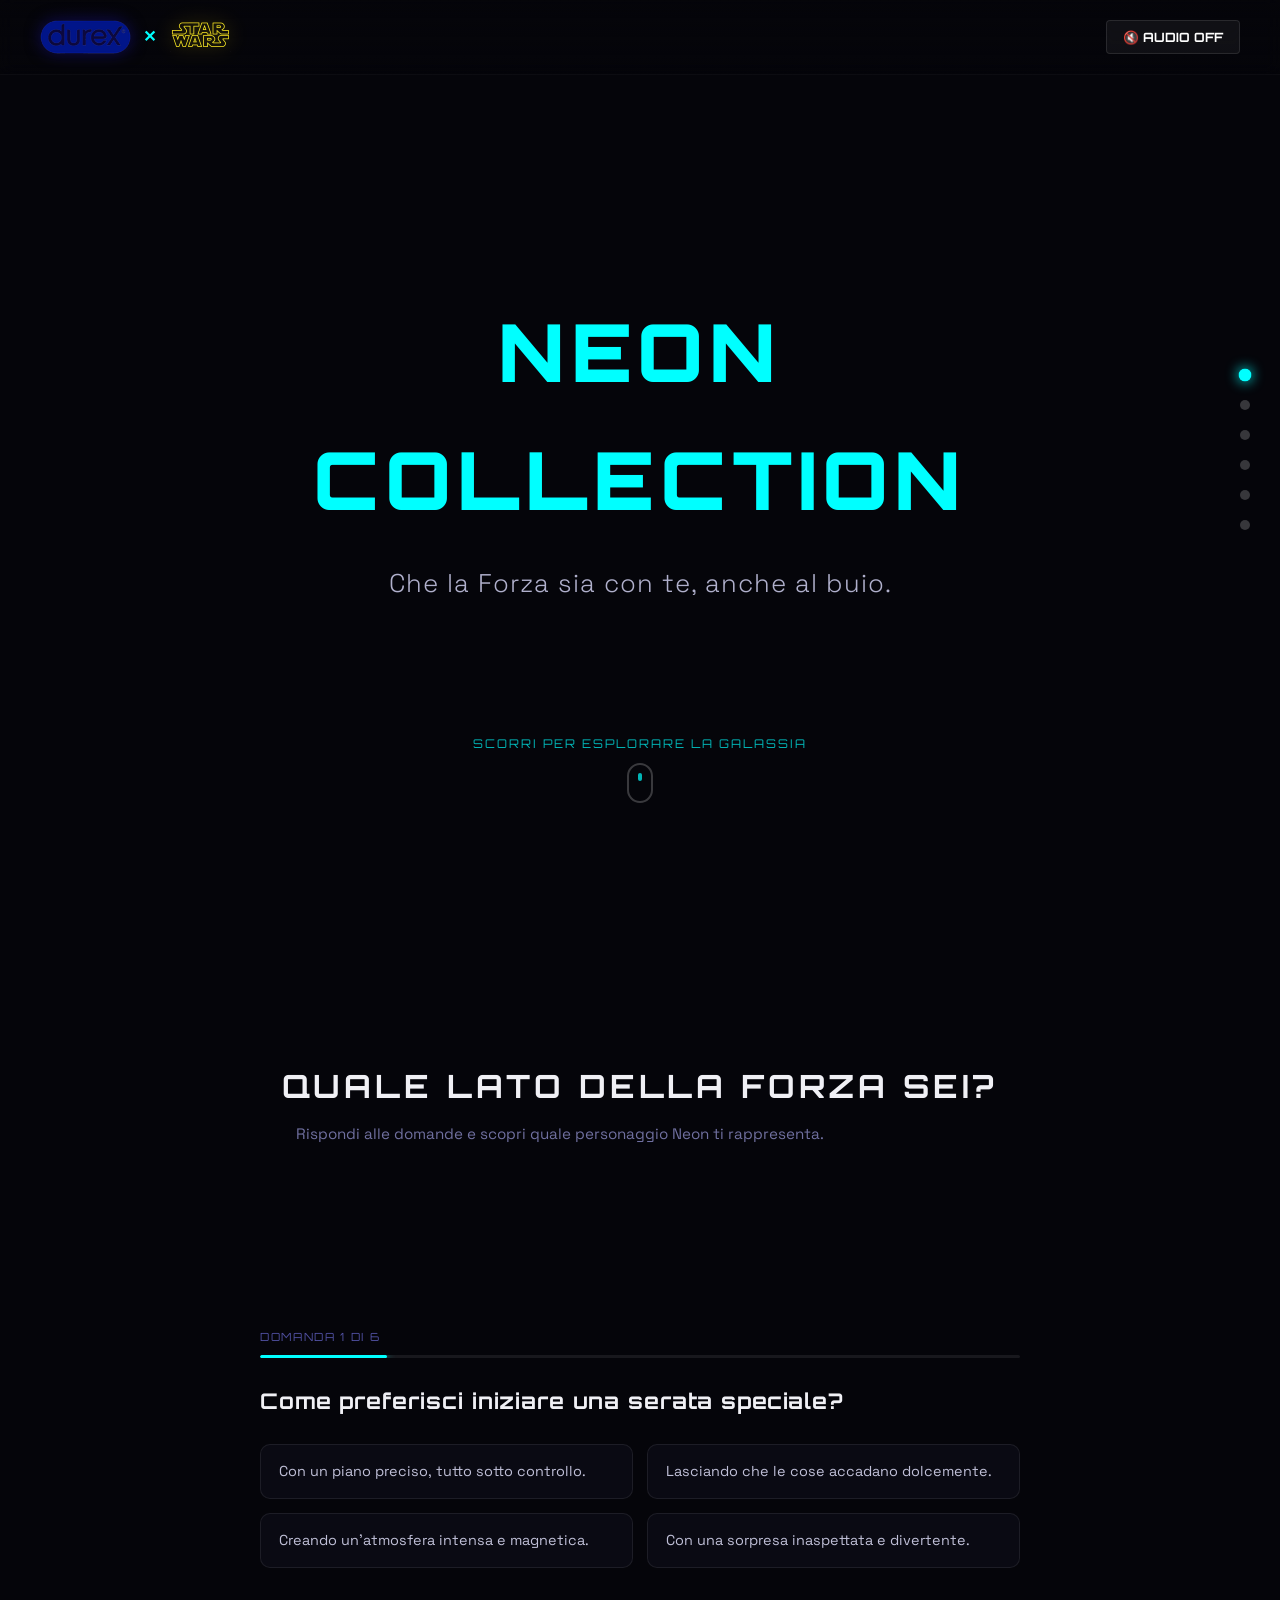
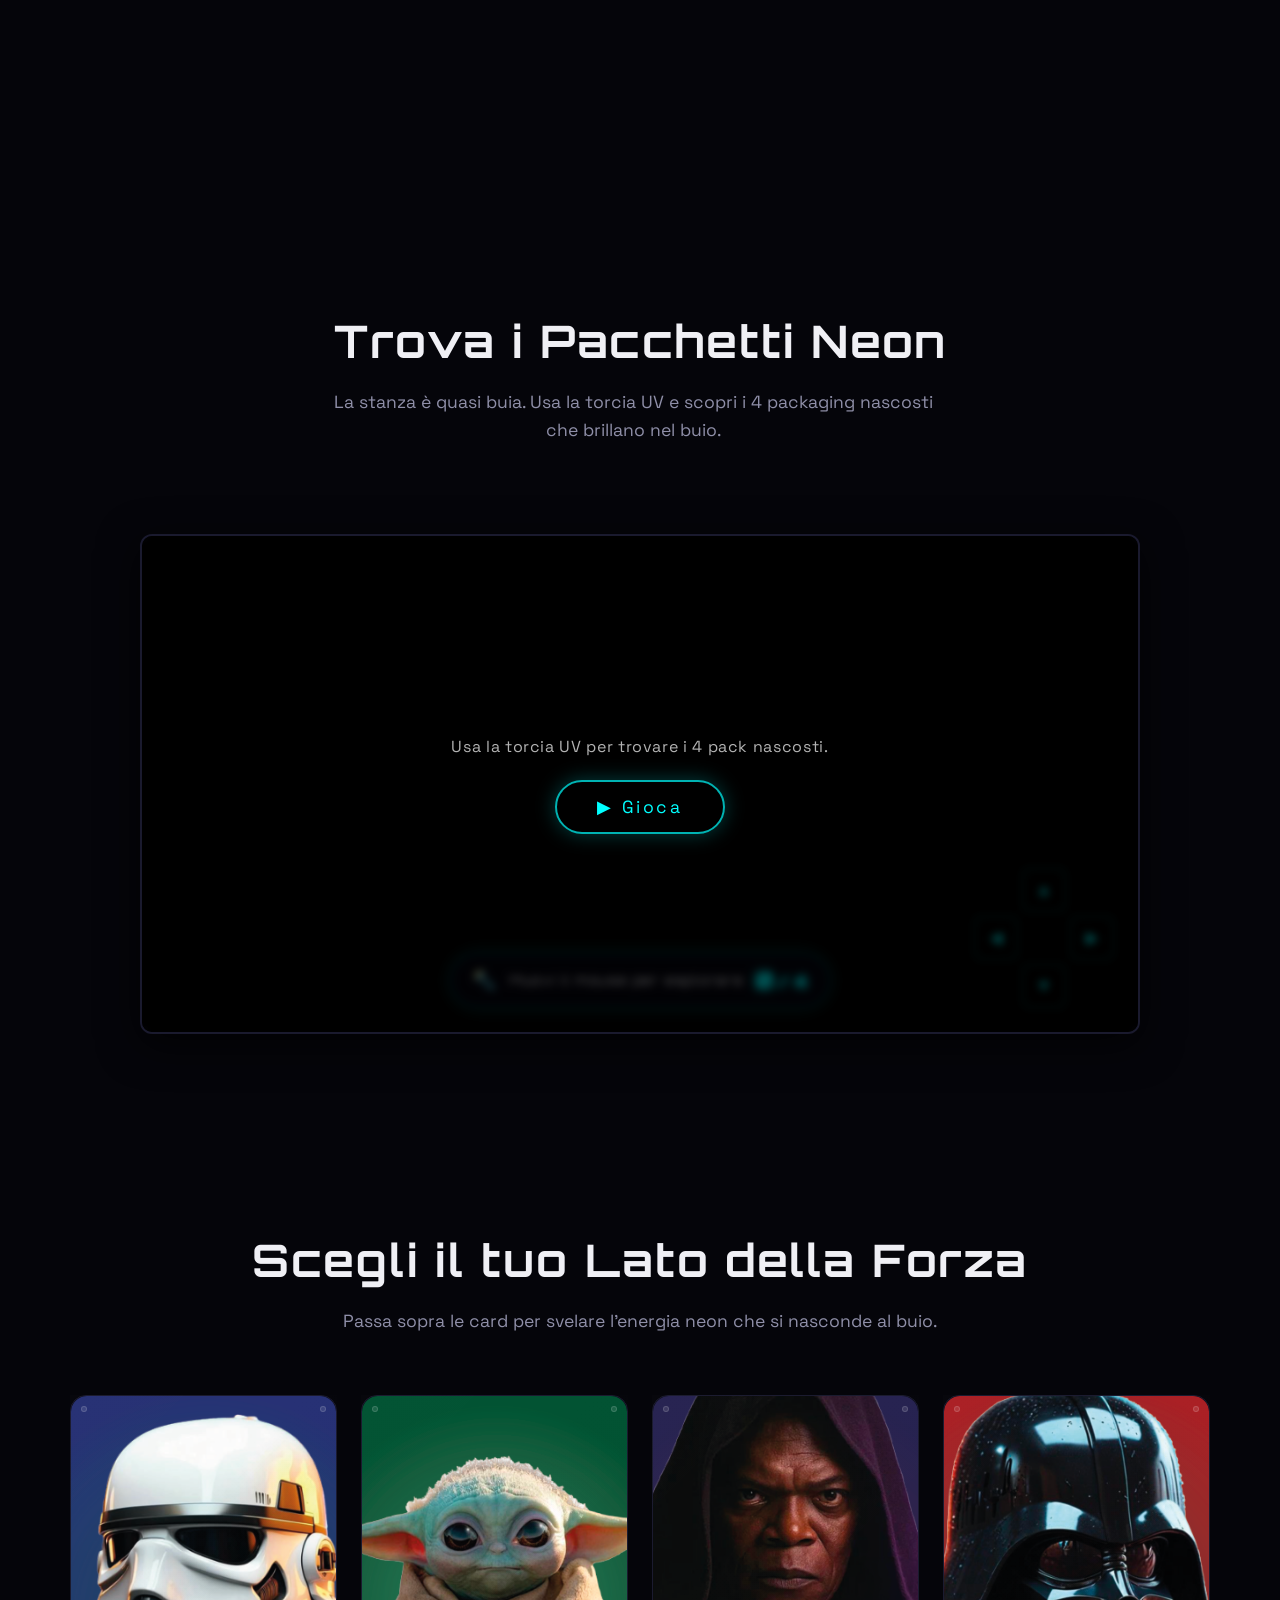
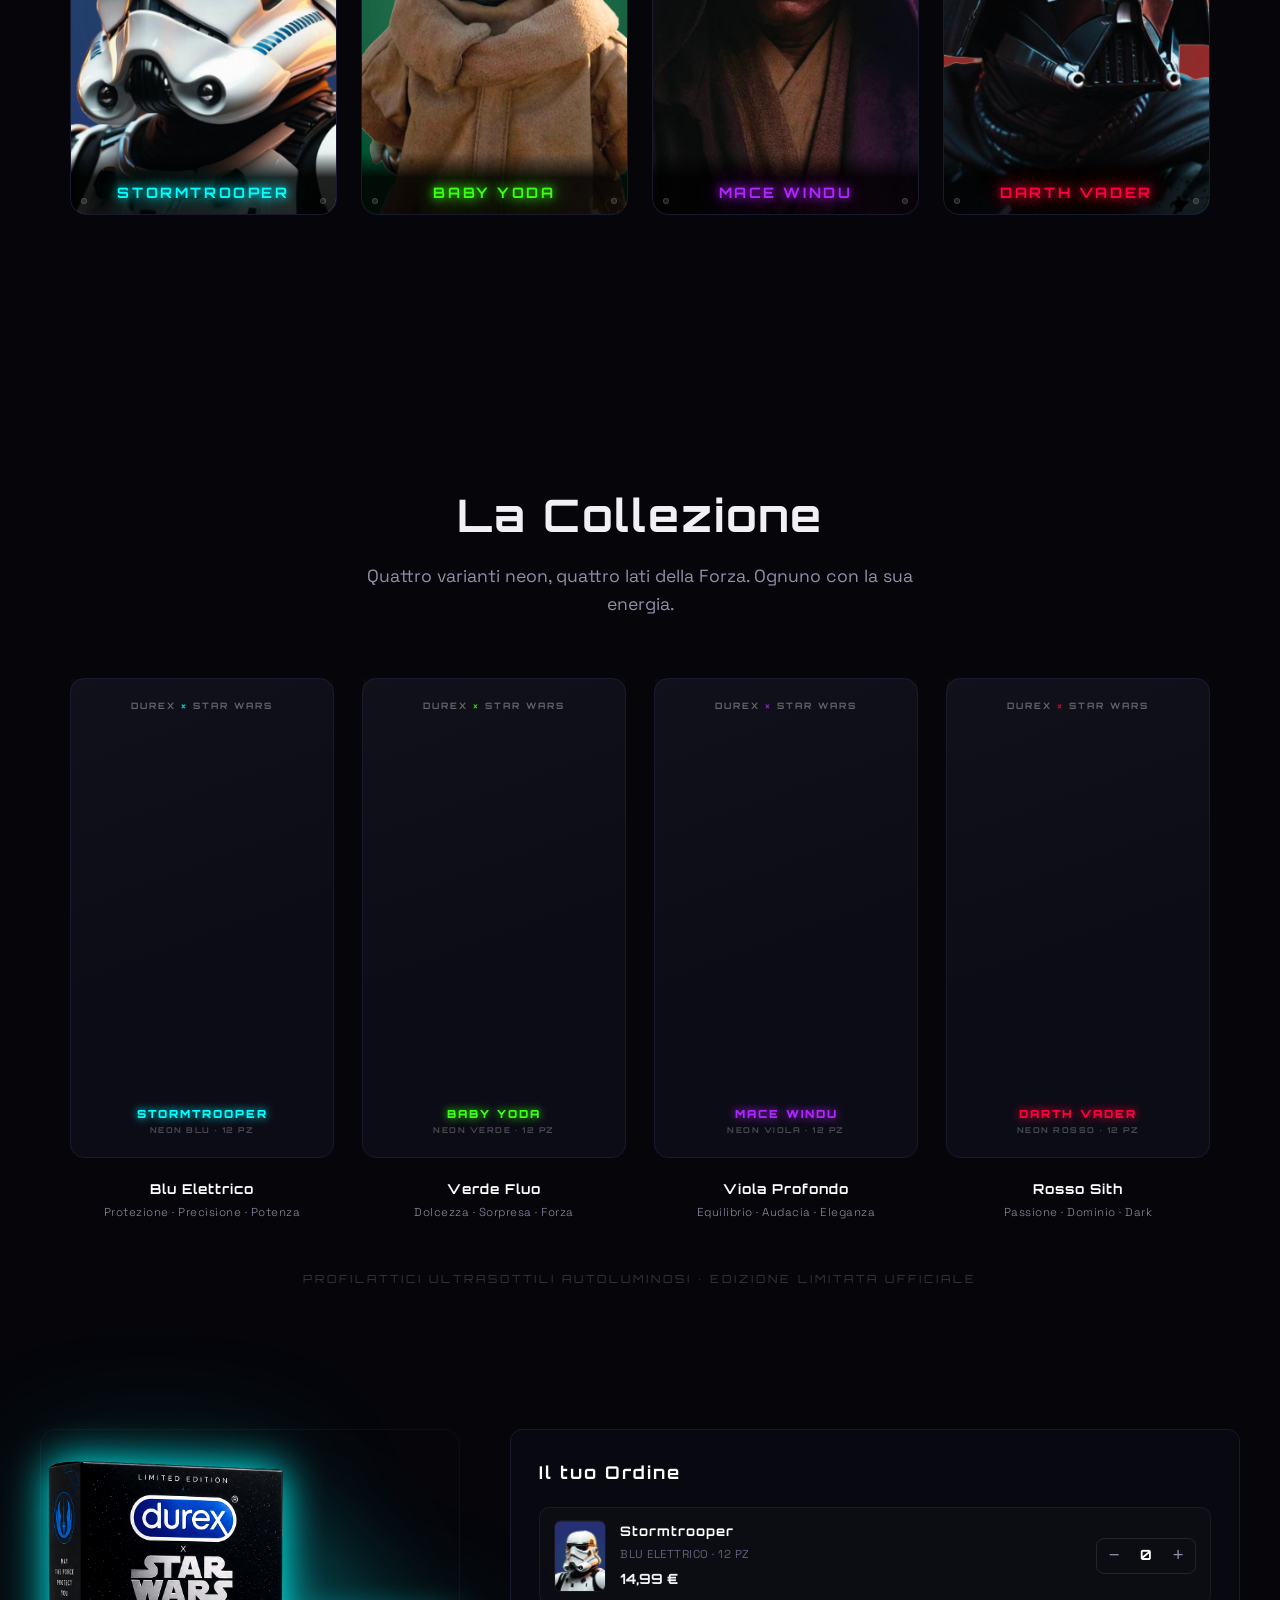
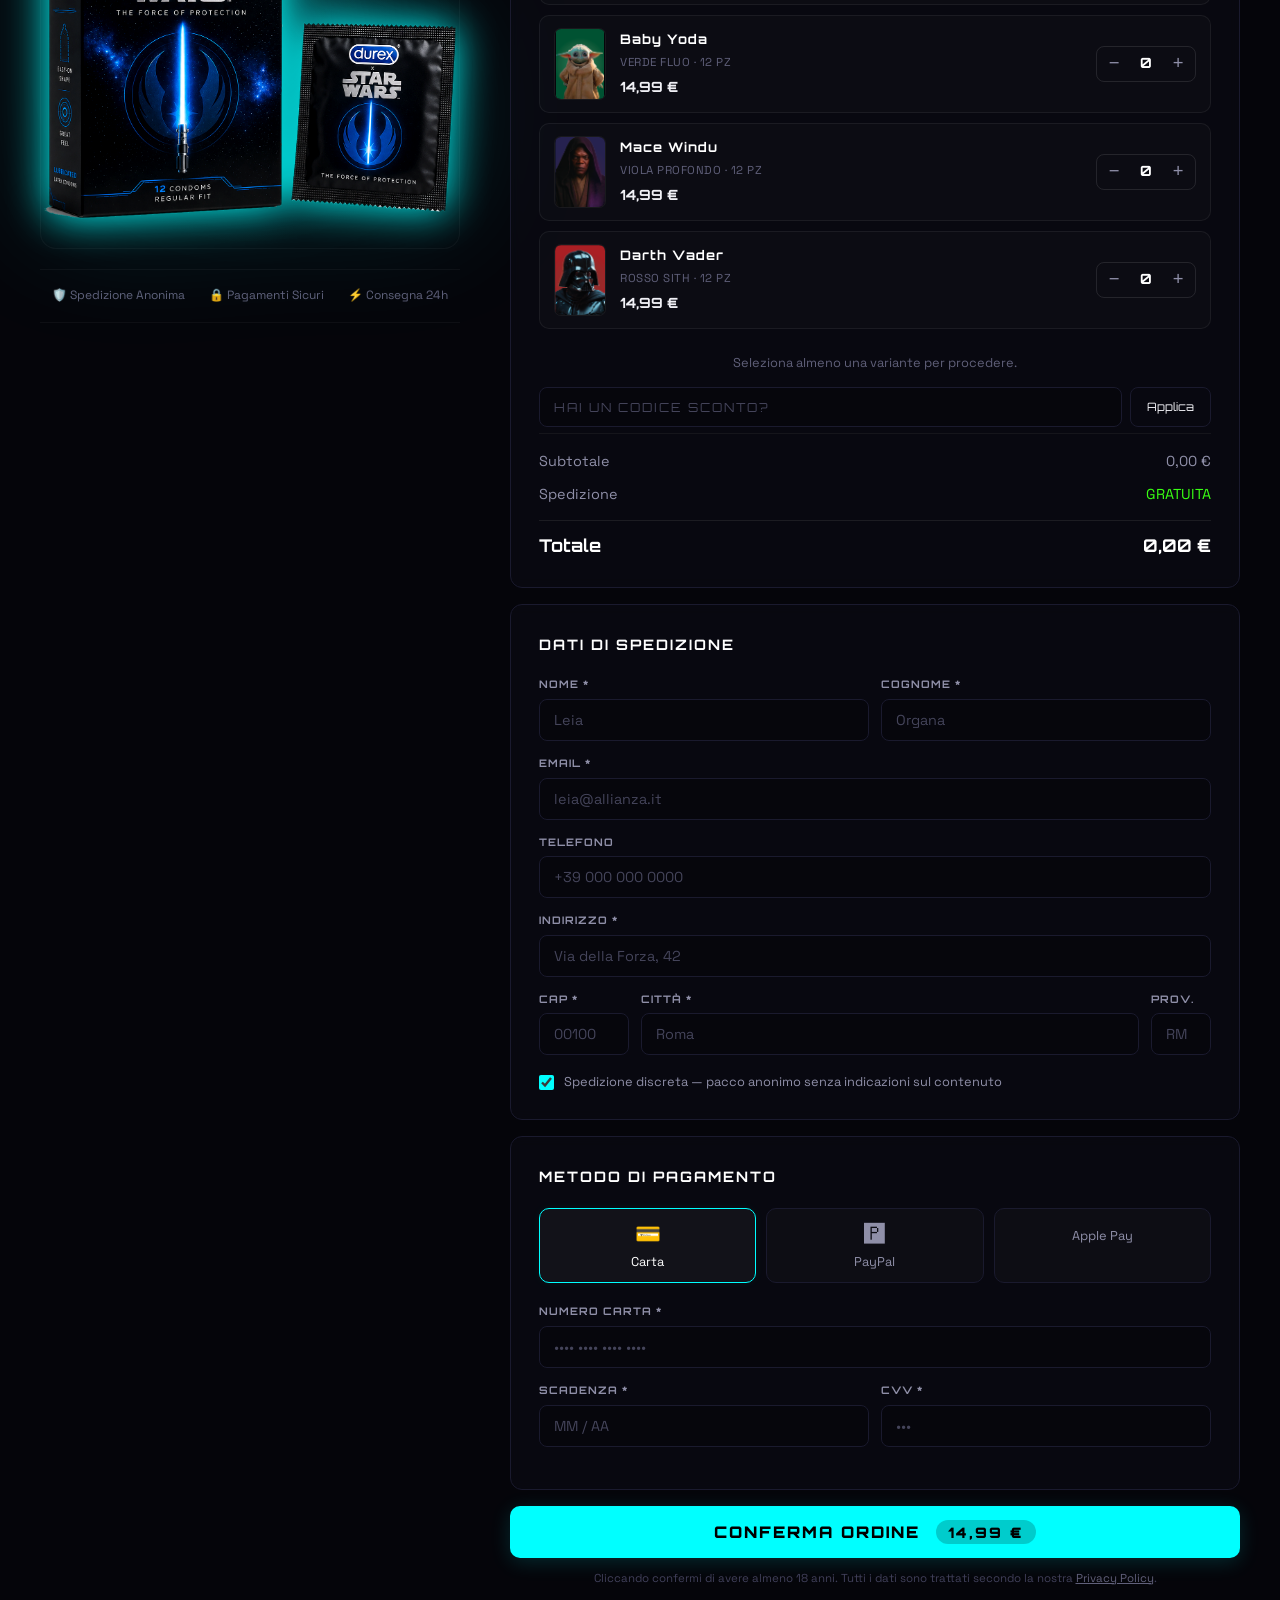
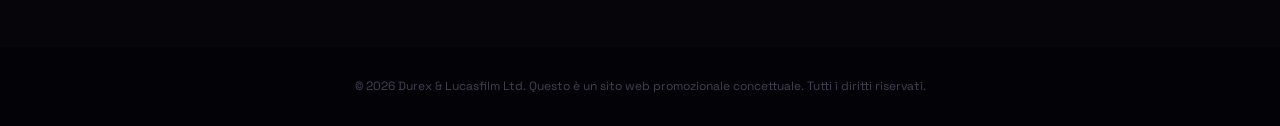
<file: index.html>
<!DOCTYPE html>
<html lang="it">
<head>
    <meta charset="UTF-8">
    <meta name="viewport" content="width=device-width, initial-scale=1.0">
    <title>Durex x Star Wars | Neon Collection</title>
    <meta name="description" content="Scopri la nuova linea di profilattici Neon ispirati alle spade laser di Star Wars. Che la Forza sia con te, anche al buio.">
    
    <!-- Google Fonts -->
    <link rel="preconnect" href="https://fonts.googleapis.com">
    <link rel="preconnect" href="https://fonts.gstatic.com" crossorigin>
    <link href="https://fonts.googleapis.com/css2?family=Orbitron:wght@400;700;900&family=Space+Grotesk:wght@300;400;500;700&display=swap" rel="stylesheet">
    
    <!-- Stylesheet -->
    <link rel="stylesheet" href="style.css?v=20">
    <link rel="stylesheet" href="quiz.css?v=3">
</head>
<body>

    <!-- Header / Navigazione -->
    <header class="main-header">
        <div class="logo-container">
            <img src="logo_durex.png" alt="Durex" class="brand-logo brand-logo--durex">
            <span class="brand-separator">✕</span>
            <img src="logo_starwars.png" alt="Star Wars" class="brand-logo brand-logo--starwars">
        </div>
        <div class="header-controls">
            <button id="audio-toggle" class="control-btn" aria-label="Attiva Audio">
                <span class="icon-sound-off">🔇 AUDIO OFF</span>
                <span class="icon-sound-on hidden">🔊 AUDIO ON</span>
            </button>
        </div>
    </header>

    <!-- Canvas per lo sfondo stellato interattivo -->
    <canvas id="starfield"></canvas>

    <!-- Indicatori di scroll laterale per desktop -->
    <nav class="side-nav" aria-label="Navigazione laterale">
        <a href="#hero" class="nav-dot active" data-section="hero" aria-label="Hero Section"></a>
        <a href="#quiz" class="nav-dot" data-section="quiz" aria-label="Quiz Personalità"></a>
        <a href="#game" class="nav-dot" data-section="game" aria-label="La Stanza Buia"></a>
        <a href="#characters" class="nav-dot" data-section="characters" aria-label="I Personaggi"></a>
        <a href="#products" class="nav-dot" data-section="products" aria-label="Il Prodotto"></a>
        <a href="#checkout" class="nav-dot" data-section="checkout" aria-label="Acquisto"></a>
    </nav>

    <main>
        
        <!-- SEZIONE 1: L'ATTERRAGGIO (Hero Section) -->
        <section id="hero" class="fullscreen-section">
            <div class="hero-content">
                <div class="glow-container">
                    <h1 class="glitch-title" data-text="NEON COLLECTION">NEON COLLECTION</h1>
                </div>
                <p class="hero-payoff">Che la Forza sia con te, anche al buio.</p>
                <div class="scroll-indicator">
                    <span class="scroll-text">Scorri per esplorare la galassia</span>
                    <div class="mouse-icon">
                        <div class="wheel"></div>
                    </div>
                </div>
            </div>
        </section>

        <!-- SEZIONE QUIZ: QUALE PERSONAGGIO SEI? -->
        <section id="quiz" class="fullscreen-section">
            <div class="quiz-wrapper">
                <div class="quiz-header">
                    <h2 class="section-title">Quale lato della Forza sei?</h2>
                    <p class="section-subtitle">Rispondi alle domande e scopri quale personaggio Neon ti rappresenta.</p>
                </div>
                <div id="quiz-content"></div>
            </div>
        </section>

        <!-- SEZIONE GIOCO: LA STANZA BUIA -->
        <section id="game" class="fullscreen-section">
            <div class="game-container">
                <div class="game-header">
                    <h2 class="section-title">Trova i Pacchetti Neon</h2>
                    <p class="section-subtitle">La stanza è quasi buia. Usa la torcia UV e scopri i 4 packaging nascosti che brillano nel buio.</p>
                </div>
                <div class="game-viewport-wrapper">
                    <div id="game-canvas-container" class="canvas-container">
                        <canvas id="three-game-canvas"></canvas>
                        <canvas id="flashlight-overlay"></canvas>
                        <div id="game-hud" class="game-hud">
                            <span class="hud-icon">🔦</span>
                            <span id="hud-label">Muovi il mouse per esplorare</span>
                            <span class="hud-counter"><span id="hud-found">0</span> / <span id="hud-total">4</span></span>
                        </div>
                        <div id="game-crosshair" class="game-crosshair"></div>
                        <!-- Overlay "Gioca" — nascosto una volta entrati -->
                        <div id="game-play-overlay" class="game-play-overlay">
                            <div class="game-play-inner">
                                <p class="game-play-hint">Usa la torcia UV per trovare i 4 pack nascosti.</p>
                                <button id="game-play-btn" class="game-play-btn">▶ Gioca</button>
                            </div>
                        </div>
                        <div class="game-dpad">
                            <button class="dpad-btn dpad-up"    data-key="ArrowUp">▲</button>
                            <button class="dpad-btn dpad-left"  data-key="ArrowLeft">◀</button>
                            <button class="dpad-btn dpad-center"></button>
                            <button class="dpad-btn dpad-right" data-key="ArrowRight">▶</button>
                            <button class="dpad-btn dpad-down"  data-key="ArrowDown">▼</button>
                        </div>
                    </div>
                    <div id="game-success-banner" class="success-banner hidden">
                        <h3>Missione completata! 🌟</h3>
                        <p>Hai trovato tutti e 4 i packaging neon! Hai sbloccato uno sconto esclusivo del <strong>10%</strong> già applicato al tuo carrello:</p>
                        <div class="coupon-code" id="game-coupon-display">NEON10</div>
                        <div style="display:flex;gap:10px;justify-content:center;flex-wrap:wrap;margin-top:4px">
                            <button id="claim-coupon-btn" class="buy-now-btn">Vai al checkout</button>
                            <button id="replay-game-btn" class="buy-now-btn" style="background:transparent;border:1px solid rgba(0,255,255,0.5);color:#0ff">Rigioca</button>
                        </div>
                    </div>
                </div>
            </div>
        </section>

        <!-- Controlli gioco fullscreen (position:fixed, sempre sopra tutto) -->
        <div id="game-controls-bar" class="game-controls-bar" style="display:none">
            <button id="game-restart-btn" class="game-ctrl-btn">↺ Riavvia</button>
            <button id="game-quit-btn"    class="game-ctrl-btn">✕ Esci</button>
        </div>
        <!-- Pulsante per uscire dal fullscreen gioco -->
        <button id="game-exit-fullscreen">Continua ↓</button>

        <!-- SEZIONE 3: I PERSONAGGI (Card Showcase) -->

        <section id="characters" class="fullscreen-section">
            <div class="section-container">
                <h2 class="section-title">Scegli il tuo Lato della Forza</h2>
                <p class="section-subtitle">Passa sopra le card per svelare l'energia neon che si nasconde al buio.</p>
                
                <div class="cards-grid">
                    <!-- Stormtrooper -->
                    <div class="character-card" data-character="stormtrooper" data-color="#00ffff">
                        <div class="card-inner">
                            <!-- FRONTE -->
                            <div class="card-face card-front">
                                <div class="card-glow"></div>
                                <div class="card-corner-dot top-left"></div>
                                <div class="card-corner-dot top-right"></div>
                                <div class="card-corner-dot bottom-left"></div>
                                <div class="card-corner-dot bottom-right"></div>
                                <div class="card-image-frame">
                                    <img src="card_stormtrooper.png?v=1782491086" class="card-img" alt="Stormtrooper">
                                    <div class="card-name-overlay">STORMTROOPER</div>
                                </div>
                            </div>
                            <!-- RETRO -->
                            <div class="card-face card-back">
                                <div class="card-corner-dot top-left"></div>
                                <div class="card-corner-dot top-right"></div>
                                <div class="card-corner-dot bottom-left"></div>
                                <div class="card-corner-dot bottom-right"></div>
                                <div class="card-back-content">
                                    <p class="card-back-bio">Concentrato sull'azione pura e sulla resistenza fisica. Per chi punta dritto all'obiettivo, garantendo la massima protezione della galassia.</p>
                                    <div class="card-stats">
                                        <div class="stat-row"><span class="stat-label">Potenza</span><div class="stat-bar"><div class="stat-fill" style="--pct:90%"></div></div></div>
                                        <div class="stat-row"><span class="stat-label">Precisione</span><div class="stat-bar"><div class="stat-fill" style="--pct:85%"></div></div></div>
                                        <div class="stat-row"><span class="stat-label">Resistenza</span><div class="stat-bar"><div class="stat-fill" style="--pct:95%"></div></div></div>
                                        <div class="stat-row"><span class="stat-label">Fedeltà</span><div class="stat-bar"><div class="stat-fill" style="--pct:100%"></div></div></div>
                                    </div>
                                </div>
                            </div>
                        </div>
                    </div>

                    <!-- Baby Yoda -->
                    <div class="character-card" data-character="grogu" data-color="#39ff14">
                        <div class="card-inner">
                            <!-- FRONTE -->
                            <div class="card-face card-front">
                                <div class="card-glow"></div>
                                <div class="card-corner-dot top-left"></div>
                                <div class="card-corner-dot top-right"></div>
                                <div class="card-corner-dot bottom-left"></div>
                                <div class="card-corner-dot bottom-right"></div>
                                <div class="card-image-frame">
                                    <img src="card_grogu.png?v=1782491086" class="card-img" alt="Baby Yoda">
                                    <div class="card-name-overlay">BABY YODA</div>
                                </div>
                            </div>
                            <!-- RETRO -->
                            <div class="card-face card-back">
                                <div class="card-corner-dot top-left"></div>
                                <div class="card-corner-dot top-right"></div>
                                <div class="card-corner-dot bottom-left"></div>
                                <div class="card-corner-dot bottom-right"></div>
                                <div class="card-back-content">
                                    <p class="card-back-bio">Sembra innocuo e tenero, ma la sua Forza è immensa. Perfetto per chi vuole esplorare l'intimità con dolcezza e sorprese inaspettate.</p>
                                    <div class="card-stats">
                                        <div class="stat-row"><span class="stat-label">Forza</span><div class="stat-bar"><div class="stat-fill" style="--pct:100%"></div></div></div>
                                        <div class="stat-row"><span class="stat-label">Dolcezza</span><div class="stat-bar"><div class="stat-fill" style="--pct:98%"></div></div></div>
                                        <div class="stat-row"><span class="stat-label">Mistero</span><div class="stat-bar"><div class="stat-fill" style="--pct:88%"></div></div></div>
                                        <div class="stat-row"><span class="stat-label">Sorpresa</span><div class="stat-bar"><div class="stat-fill" style="--pct:92%"></div></div></div>
                                    </div>
                                </div>
                            </div>
                        </div>
                    </div>

                    <!-- Mace Windu -->
                    <div class="character-card" data-character="macewindu" data-color="#b026ff">
                        <div class="card-inner">
                            <!-- FRONTE -->
                            <div class="card-face card-front">
                                <div class="card-glow"></div>
                                <div class="card-corner-dot top-left"></div>
                                <div class="card-corner-dot top-right"></div>
                                <div class="card-corner-dot bottom-left"></div>
                                <div class="card-corner-dot bottom-right"></div>
                                <div class="card-image-frame">
                                    <img src="card_macewindu.png?v=1782491086" class="card-img" alt="Mace Windu">
                                    <div class="card-name-overlay">MACE WINDU</div>
                                </div>
                            </div>
                            <!-- RETRO -->
                            <div class="card-face card-back">
                                <div class="card-corner-dot top-left"></div>
                                <div class="card-corner-dot top-right"></div>
                                <div class="card-corner-dot bottom-left"></div>
                                <div class="card-corner-dot bottom-right"></div>
                                <div class="card-back-content">
                                    <p class="card-back-bio">Unisce la dolcezza del Lato Chiaro all'audacia del Lato Oscuro. Per chi non vuole scegliere tra romanticismo e trasgressione.</p>
                                    <div class="card-stats">
                                        <div class="stat-row"><span class="stat-label">Potere</span><div class="stat-bar"><div class="stat-fill" style="--pct:95%"></div></div></div>
                                        <div class="stat-row"><span class="stat-label">Equilibrio</span><div class="stat-bar"><div class="stat-fill" style="--pct:90%"></div></div></div>
                                        <div class="stat-row"><span class="stat-label">Eleganza</span><div class="stat-bar"><div class="stat-fill" style="--pct:97%"></div></div></div>
                                        <div class="stat-row"><span class="stat-label">Audacia</span><div class="stat-bar"><div class="stat-fill" style="--pct:85%"></div></div></div>
                                    </div>
                                </div>
                            </div>
                        </div>
                    </div>

                    <!-- Darth Vader -->
                    <div class="character-card" data-character="darthvader" data-color="#ff003c">
                        <div class="card-inner">
                            <!-- FRONTE -->
                            <div class="card-face card-front">
                                <div class="card-glow"></div>
                                <div class="card-corner-dot top-left"></div>
                                <div class="card-corner-dot top-right"></div>
                                <div class="card-corner-dot bottom-left"></div>
                                <div class="card-corner-dot bottom-right"></div>
                                <div class="card-image-frame">
                                    <img src="card_darthvader.png?v=1782491086" class="card-img" alt="Darth Vader">
                                    <div class="card-name-overlay">DARTH VADER</div>
                                </div>
                            </div>
                            <!-- RETRO -->
                            <div class="card-face card-back">
                                <div class="card-corner-dot top-left"></div>
                                <div class="card-corner-dot top-right"></div>
                                <div class="card-corner-dot bottom-left"></div>
                                <div class="card-corner-dot bottom-right"></div>
                                <div class="card-back-content">
                                    <p class="card-back-bio">Passione travolgente e impulsi dominanti. Non accetta un no come risposta. Dedicato a chi vuole una serata decisamente più... dark.</p>
                                    <div class="card-stats">
                                        <div class="stat-row"><span class="stat-label">Oscurità</span><div class="stat-bar"><div class="stat-fill" style="--pct:100%"></div></div></div>
                                        <div class="stat-row"><span class="stat-label">Potenza</span><div class="stat-bar"><div class="stat-fill" style="--pct:100%"></div></div></div>
                                        <div class="stat-row"><span class="stat-label">Dominio</span><div class="stat-bar"><div class="stat-fill" style="--pct:98%"></div></div></div>
                                        <div class="stat-row"><span class="stat-label">Intensità</span><div class="stat-bar"><div class="stat-fill" style="--pct:95%"></div></div></div>
                                    </div>
                                </div>
                            </div>
                        </div>
                    </div>
                </div>
            </div>
        </section>

        <!-- SEZIONE 4: IL PRODOTTO (Packshot) -->

        <section id="products" class="fullscreen-section">
            <div class="section-container">
                <h2 class="section-title">La Collezione</h2>
                <p class="section-subtitle">Quattro varianti neon, quattro lati della Forza. Ognuno con la sua energia.</p>

                <div class="packshots-grid">

                    <!-- Stormtrooper – Blu -->
                    <div class="packshot-item" data-character="stormtrooper" data-color="#00ffff">
                        <div class="packshot-box">
                            <div class="pack-top-label">DUREX <span>×</span> STAR WARS</div>
                            <div class="pack-visual">
                                <canvas class="pack-canvas" data-color="#00ffff"></canvas>
                            </div>
                            <div class="pack-character">STORMTROOPER</div>
                            <div class="pack-sub">NEON BLU · 12 pz</div>
                        </div>
                        <p class="packshot-caption">Blu Elettrico<br><span>Protezione · Precisione · Potenza</span></p>
                    </div>

                    <!-- Baby Yoda – Verde -->
                    <div class="packshot-item" data-character="grogu" data-color="#39ff14">
                        <div class="packshot-box">
                            <div class="pack-top-label">DUREX <span>×</span> STAR WARS</div>
                            <div class="pack-visual">
                                <canvas class="pack-canvas" data-color="#39ff14"></canvas>
                            </div>
                            <div class="pack-character">BABY YODA</div>
                            <div class="pack-sub">NEON VERDE · 12 pz</div>
                        </div>
                        <p class="packshot-caption">Verde Fluo<br><span>Dolcezza · Sorpresa · Forza</span></p>
                    </div>

                    <!-- Mace Windu – Viola -->
                    <div class="packshot-item" data-character="macewindu" data-color="#b026ff">
                        <div class="packshot-box">
                            <div class="pack-top-label">DUREX <span>×</span> STAR WARS</div>
                            <div class="pack-visual">
                                <canvas class="pack-canvas" data-color="#b026ff"></canvas>
                            </div>
                            <div class="pack-character">MACE WINDU</div>
                            <div class="pack-sub">NEON VIOLA · 12 pz</div>
                        </div>
                        <p class="packshot-caption">Viola Profondo<br><span>Equilibrio · Audacia · Eleganza</span></p>
                    </div>

                    <!-- Darth Vader – Rosso -->
                    <div class="packshot-item" data-character="darthvader" data-color="#ff003c">
                        <div class="packshot-box">
                            <div class="pack-top-label">DUREX <span>×</span> STAR WARS</div>
                            <div class="pack-visual">
                                <canvas class="pack-canvas" data-color="#ff003c"></canvas>
                            </div>
                            <div class="pack-character">DARTH VADER</div>
                            <div class="pack-sub">NEON ROSSO · 12 pz</div>
                        </div>
                        <p class="packshot-caption">Rosso Sith<br><span>Passione · Dominio · Dark</span></p>
                    </div>

                </div>

                <p class="pack-tagline">Profilattici ultrasottili autoluminosi · Edizione Limitata Ufficiale</p>
            </div>
        </section>

        <!-- SEZIONE 5: ACQUISTO (Carrello + Checkout) -->
        <section id="checkout" class="checkout-section">
            <div class="checkout-container">

                <!-- COLONNA SX: Visualizzatore Packaging -->
                <div class="checkout-col-viewer">
                    <div class="product-viewer">
                        <div class="viewer-ambient-glow" id="viewer-glow"></div>
                        <div id="checkout-canvas-container" class="canvas-container checkout-img-viewer">
                            <img id="checkout-pack-img" src="pack_stormtrooper.png?v=5" alt="Packaging selezionato" class="checkout-pack-img">
                        </div>
                    </div>
                    <div class="trust-indicators">
                        <div class="trust-item">🛡️ Spedizione Anonima</div>
                        <div class="trust-item">🔒 Pagamenti Sicuri</div>
                        <div class="trust-item">⚡ Consegna 24h</div>
                    </div>
                </div>

                <!-- COLONNA DX: Carrello + Form -->
                <div class="checkout-col-form">

                    <!-- ── RIEPILOGO ORDINE ── -->
                    <div class="cart-section">
                        <h2 class="cart-title">Il tuo Ordine</h2>

                        <!-- Varianti multi-selezione -->
                        <div class="multi-variant-grid">

                            <div class="mv-row" data-variant="stormtrooper">
                                <div class="mv-img-wrap" style="--mv-color:#0066ff">
                                    <img src="card_stormtrooper.png?v=1782491086" alt="Stormtrooper" class="mv-img">
                                    <div class="mv-glow"></div>
                                </div>
                                <div class="mv-info">
                                    <span class="mv-name">Stormtrooper</span>
                                    <span class="mv-sub">Blu Elettrico · 12 pz</span>
                                    <span class="mv-price">14,99 €</span>
                                </div>
                                <div class="mv-qty-ctrl">
                                    <button class="mv-btn mv-minus" aria-label="Rimuovi">−</button>
                                    <span class="mv-qty-val">0</span>
                                    <button class="mv-btn mv-plus" aria-label="Aggiungi">+</button>
                                </div>
                            </div>

                            <div class="mv-row" data-variant="grogu">
                                <div class="mv-img-wrap" style="--mv-color:#39ff14">
                                    <img src="card_grogu.png?v=1782491086" alt="Baby Yoda" class="mv-img">
                                    <div class="mv-glow"></div>
                                </div>
                                <div class="mv-info">
                                    <span class="mv-name">Baby Yoda</span>
                                    <span class="mv-sub">Verde Fluo · 12 pz</span>
                                    <span class="mv-price">14,99 €</span>
                                </div>
                                <div class="mv-qty-ctrl">
                                    <button class="mv-btn mv-minus" aria-label="Rimuovi">−</button>
                                    <span class="mv-qty-val">0</span>
                                    <button class="mv-btn mv-plus" aria-label="Aggiungi">+</button>
                                </div>
                            </div>

                            <div class="mv-row" data-variant="macewindu">
                                <div class="mv-img-wrap" style="--mv-color:#b026ff">
                                    <img src="card_macewindu.png?v=1782491086" alt="Mace Windu" class="mv-img">
                                    <div class="mv-glow"></div>
                                </div>
                                <div class="mv-info">
                                    <span class="mv-name">Mace Windu</span>
                                    <span class="mv-sub">Viola Profondo · 12 pz</span>
                                    <span class="mv-price">14,99 €</span>
                                </div>
                                <div class="mv-qty-ctrl">
                                    <button class="mv-btn mv-minus" aria-label="Rimuovi">−</button>
                                    <span class="mv-qty-val">0</span>
                                    <button class="mv-btn mv-plus" aria-label="Aggiungi">+</button>
                                </div>
                            </div>

                            <div class="mv-row" data-variant="darthvader">
                                <div class="mv-img-wrap" style="--mv-color:#ff0033">
                                    <img src="card_darthvader.png?v=1782491086" alt="Darth Vader" class="mv-img">
                                    <div class="mv-glow"></div>
                                </div>
                                <div class="mv-info">
                                    <span class="mv-name">Darth Vader</span>
                                    <span class="mv-sub">Rosso Sith · 12 pz</span>
                                    <span class="mv-price">14,99 €</span>
                                </div>
                                <div class="mv-qty-ctrl">
                                    <button class="mv-btn mv-minus" aria-label="Rimuovi">−</button>
                                    <span class="mv-qty-val">0</span>
                                    <button class="mv-btn mv-plus" aria-label="Aggiungi">+</button>
                                </div>
                            </div>

                        </div><!-- /multi-variant-grid -->

                        <!-- Nessun articolo selezionato -->
                        <p class="cart-empty-msg" id="cart-empty-msg">Seleziona almeno una variante per procedere.</p>

                        <!-- Coupon -->
                        <div class="coupon-row" id="coupon-row">
                            <input class="form-input coupon-input" id="f-coupon" type="text" placeholder="Hai un codice sconto?">
                            <button id="apply-coupon-btn" class="coupon-apply-btn">Applica</button>
                        </div>
                        <p class="coupon-feedback hidden" id="coupon-feedback"></p>

                        <!-- Totali -->
                        <div class="cart-totals">
                            <div class="cart-total-row">
                                <span>Subtotale</span>
                                <span id="subtotal-val">0,00 €</span>
                            </div>
                            <div class="cart-total-row">
                                <span>Spedizione</span>
                                <span id="shipping-val" class="shipping-free">GRATUITA</span>
                            </div>
                            <div class="cart-total-row discount-row hidden" id="discount-row">
                                <span id="discount-label">Sconto NEONFORCE20</span>
                                <span id="discount-val" class="discount-green">− 3,00 €</span>
                            </div>
                            <div class="cart-total-row cart-grand-total">
                                <span>Totale</span>
                                <span id="grand-total-val">0,00 €</span>
                            </div>
                        </div>
                    </div>

                    <!-- ── DATI DI SPEDIZIONE ── -->
                    <div class="shipping-section">
                        <h3 class="form-section-title">Dati di Spedizione</h3>
                        <form id="shipping-form" novalidate>
                            <div class="form-row">
                                <div class="form-group">
                                    <label class="form-label" for="f-nome">Nome *</label>
                                    <input class="form-input" id="f-nome" type="text" placeholder="Leia" required>
                                </div>
                                <div class="form-group">
                                    <label class="form-label" for="f-cognome">Cognome *</label>
                                    <input class="form-input" id="f-cognome" type="text" placeholder="Organa" required>
                                </div>
                            </div>
                            <div class="form-group">
                                <label class="form-label" for="f-email">Email *</label>
                                <input class="form-input" id="f-email" type="email" placeholder="leia@allianza.it" required>
                            </div>
                            <div class="form-group">
                                <label class="form-label" for="f-telefono">Telefono</label>
                                <input class="form-input" id="f-telefono" type="tel" placeholder="+39 000 000 0000">
                            </div>
                            <div class="form-group">
                                <label class="form-label" for="f-indirizzo">Indirizzo *</label>
                                <input class="form-input" id="f-indirizzo" type="text" placeholder="Via della Forza, 42" required>
                            </div>
                            <div class="form-row">
                                <div class="form-group form-group--sm">
                                    <label class="form-label" for="f-cap">CAP *</label>
                                    <input class="form-input" id="f-cap" type="text" placeholder="00100" maxlength="5" required>
                                </div>
                                <div class="form-group form-group--lg">
                                    <label class="form-label" for="f-citta">Città *</label>
                                    <input class="form-input" id="f-citta" type="text" placeholder="Roma" required>
                                </div>
                                <div class="form-group form-group--xs">
                                    <label class="form-label" for="f-prov">Prov.</label>
                                    <input class="form-input" id="f-prov" type="text" placeholder="RM" maxlength="2">
                                </div>
                            </div>
                            <div class="form-check">
                                <input type="checkbox" id="f-anonima" checked>
                                <label for="f-anonima">Spedizione discreta — pacco anonimo senza indicazioni sul contenuto</label>
                            </div>
                        </form>
                    </div>

                    <!-- ── METODO DI PAGAMENTO ── -->
                    <div class="payment-section">
                        <h3 class="form-section-title">Metodo di Pagamento</h3>
                        <div class="payment-methods">
                            <button class="pay-method active" data-method="card">
                                <span class="pay-icon">💳</span>
                                <span>Carta</span>
                            </button>
                            <button class="pay-method" data-method="paypal">
                                <span class="pay-icon">🅿</span>
                                <span>PayPal</span>
                            </button>
                            <button class="pay-method" data-method="apple">
                                <span class="pay-icon"> </span>
                                <span>Apple Pay</span>
                            </button>
                        </div>
                        <div class="card-fields" id="card-fields">
                            <div class="form-group">
                                <label class="form-label" for="f-card-num">Numero Carta *</label>
                                <input class="form-input" id="f-card-num" type="text" placeholder="•••• •••• •••• ••••" maxlength="19">
                            </div>
                            <div class="form-row">
                                <div class="form-group">
                                    <label class="form-label" for="f-card-exp">Scadenza *</label>
                                    <input class="form-input" id="f-card-exp" type="text" placeholder="MM / AA" maxlength="7">
                                </div>
                                <div class="form-group">
                                    <label class="form-label" for="f-card-cvv">CVV *</label>
                                    <input class="form-input" id="f-card-cvv" type="text" placeholder="•••" maxlength="3">
                                </div>
                            </div>
                        </div>
                    </div>

                    <!-- ── CONFERMA ── -->
                    <button id="buy-btn" class="buy-now-btn buy-confirm-btn">
                        <span id="buy-btn-label">CONFERMA ORDINE</span>
                        <span class="buy-total-inline" id="buy-total-inline">14,99 €</span>
                    </button>

                    <p class="checkout-legal">Cliccando confermi di avere almeno 18 anni. Tutti i dati sono trattati secondo la nostra <a href="#">Privacy Policy</a>.</p>

                </div>
            </div>
        </section>

    </main>

    <footer class="footer-legal">
        <p>© 2026 Durex & Lucasfilm Ltd. Questo è un sito web promozionale concettuale. Tutti i diritti riservati.</p>
    </footer>

    <!-- ORDER SUCCESS OVERLAY -->
    <div id="order-success-overlay" class="order-success-overlay hidden" aria-modal="true" role="dialog">
        <canvas id="success-canvas"></canvas>
        <div class="success-content">

            <h2 class="success-title">Ordine Confermato!</h2>
            <p class="success-tagline">Che la Forza sia con te, anche al buio.</p>

            <div class="success-order-box">
                <div class="success-row">
                    <span class="success-row-label">Prodotto</span>
                    <span class="success-row-val">DUREX NEON PACK — Ed. Limitata</span>
                </div>
                <div class="success-row">
                    <span class="success-row-label">Variante</span>
                    <span class="success-row-val" id="success-variant">Stormtrooper · Blu Elettrico</span>
                </div>
                <div class="success-row">
                    <span class="success-row-label">Quantità</span>
                    <span class="success-row-val" id="success-qty">1</span>
                </div>
                <div class="success-row success-row--total">
                    <span class="success-row-label">Totale pagato</span>
                    <span class="success-row-val" id="success-total">14,99 €</span>
                </div>
            </div>

            <p class="success-email-note">Conferma inviata a <strong id="success-email">—</strong></p>
            <div class="success-badges">
                <span>Spedizione entro 24h</span>
                <span>Pacco anonimo</span>
                <span>Pagamento sicuro</span>
            </div>
            <button id="success-close-btn" class="buy-now-btn success-close-btn">Torna alla Galassia</button>
        </div>
    </div>


    <!-- Script Principale (ES Module) -->
    <script type="module" src="app.js?v=12"></script>
    <!-- Quiz Personalità -->
    <script src="quiz.js?v=4"></script>
</body>
</html>
</file>
<file: style.css>
/* ==========================================================================
   DUREX X STAR WARS: NEON COLLECTION - DESIGN SYSTEM
   ========================================================================== */

/* Font & Variabili Globali */
:root {
    --bg-dark: #05050a;
    --bg-card: #0c0c16;
    --border-color: #1a1a2e;
    
    /* Neon Colors (HSL per migliore controllo di intensità e trasparenza) */
    --neon-blue: hsl(180, 100%, 50%);       /* Stormtrooper */
    --neon-green: hsl(120, 100%, 54%);      /* Baby Yoda */
    --neon-purple: hsl(282, 100%, 58%);     /* Mace Windu */
    --neon-red: hsl(346, 100%, 50%);        /* Darth Vader */
    
    /* Active color theme state (aggiornato da JS) */
    --theme-neon: var(--neon-blue);
    --theme-neon-dim: hsla(180, 100%, 50%, 0.15);
    
    /* Fonts */
    --font-header: 'Orbitron', sans-serif;
    --font-body: 'Space Grotesk', sans-serif;
    
    /* Transizioni */
    --transition-fast: 0.2s ease;
    --transition-normal: 0.4s cubic-bezier(0.25, 0.8, 0.25, 1);
    --transition-slow: 0.8s cubic-bezier(0.25, 1, 0.5, 1);
}

/* Reset Base */
*, *::before, *::after {
    box-sizing: border-box;
    margin: 0;
    padding: 0;
}

html {
    scroll-behavior: smooth;
    scrollbar-width: thin;
    scrollbar-color: var(--theme-neon) var(--bg-dark);
}

body {
    background-color: var(--bg-dark);
    color: #f0f0f5;
    font-family: var(--font-body);
    overflow-x: hidden;
    position: relative;
    line-height: 1.6;
}

main {
    position: relative;
}

.fullscreen-section {
    scroll-snap-align: start;
    min-height: 100vh;
    display: flex;
    align-items: center;
    justify-content: center;
    position: relative;
    padding: 80px 70px 40px 70px;
    z-index: 2;
}

/* Sfondi e Canvas */
#starfield {
    position: fixed;
    top: 0;
    left: 0;
    width: 100%;
    height: 100%;
    z-index: 1;
    pointer-events: none;
}

/* ==========================================================================
   HEADER & CONTROLLI
   ========================================================================== */
.main-header {
    position: fixed;
    top: 0;
    left: 0;
    width: 100%;
    display: flex;
    justify-content: space-between;
    align-items: center;
    padding: 20px 40px;
    z-index: 100;
    background: linear-gradient(to bottom, rgba(5, 5, 10, 0.8) 0%, rgba(5, 5, 10, 0) 100%);
    backdrop-filter: blur(8px);
    border-bottom: 1px solid rgba(255, 255, 255, 0.03);
}

.logo-container {
    display: flex;
    align-items: center;
    gap: 12px;
    font-family: var(--font-header);
    font-weight: 900;
    letter-spacing: 2px;
}

.brand-logo {
    display: block;
    width: auto;
}

.brand-logo--durex {
    height: 34px;
    filter: drop-shadow(0 0 8px rgba(30, 20, 180, 0.5));
}

.brand-logo--starwars {
    height: 30px;
    filter: drop-shadow(0 0 10px rgba(255, 220, 0, 0.45));
}

.brand-separator {
    color: var(--theme-neon);
    font-size: 1rem;
    animation: pulseGlow 2s infinite alternate;
}

.brand-starwars {
    color: #ffe81f; /* Classic SW Gold */
    font-size: 1.4rem;
    text-shadow: 0 0 12px rgba(254, 232, 31, 0.4);
}

.header-controls {
    display: flex;
    align-items: center;
}

.control-btn {
    background: rgba(255, 255, 255, 0.05);
    border: 1px solid rgba(255, 255, 255, 0.1);
    color: #fff;
    font-family: var(--font-header);
    font-size: 0.8rem;
    font-weight: 700;
    padding: 8px 16px;
    border-radius: 4px;
    cursor: pointer;
    transition: var(--transition-fast);
    backdrop-filter: blur(4px);
}

.control-btn:hover {
    background: var(--theme-neon-dim);
    border-color: var(--theme-neon);
    box-shadow: 0 0 10px var(--theme-neon-dim);
}

.hidden {
    display: none !important;
}

/* ==========================================================================
   NAVIGAZIONE LATERALE (DOTS)
   ========================================================================== */
.side-nav {
    position: fixed;
    right: 30px;
    top: 50%;
    transform: translateY(-50%);
    display: flex;
    flex-direction: column;
    gap: 20px;
    z-index: 90;
}

.nav-dot {
    width: 10px;
    height: 10px;
    border-radius: 50%;
    background: rgba(255, 255, 255, 0.2);
    border: 1px solid transparent;
    transition: var(--transition-normal);
}

.nav-dot.active {
    background: var(--theme-neon);
    box-shadow: 0 0 10px var(--theme-neon);
    transform: scale(1.3);
}

/* ==========================================================================
   PAGINA 1: HERO
   ========================================================================== */
#hero {
    text-align: center;
}

.hero-content {
    max-width: 800px;
    position: relative;
}

.glitch-title {
    font-family: var(--font-header);
    font-size: 5rem;
    font-weight: 900;
    letter-spacing: 6px;
    color: #00ffff;
    position: relative;
    margin-bottom: 20px;
    animation: neonColorCycle 8s infinite;
}

.hero-payoff {
    font-size: 1.6rem;
    font-weight: 300;
    letter-spacing: 1px;
    color: #b0b0cc;
    margin-bottom: 50px;
}

.scroll-indicator {
    position: absolute;
    bottom: -150px;
    left: 50%;
    transform: translateX(-50%);
    display: flex;
    flex-direction: column;
    align-items: center;
    gap: 10px;
    opacity: 0.7;
    transition: var(--transition-normal);
}

.scroll-indicator:hover {
    opacity: 1;
}

.scroll-text {
    font-family: var(--font-header);
    font-size: 0.75rem;
    letter-spacing: 2px;
    text-transform: uppercase;
    color: var(--theme-neon);
}

.mouse-icon {
    width: 26px;
    height: 40px;
    border: 2px solid rgba(255, 255, 255, 0.3);
    border-radius: 13px;
    position: relative;
}

.mouse-icon::after {
    content: '';
    position: absolute;
    top: 8px;
    left: 50%;
    transform: translateX(-50%);
    width: 4px;
    height: 8px;
    background-color: var(--theme-neon);
    border-radius: 2px;
    animation: scrollMouse 1.5s infinite;
}

/* ==========================================================================
   PAGINA 2: PACKSHOT PRODOTTI
   ========================================================================== */
.packshots-grid {
    display: grid;
    grid-template-columns: repeat(4, 1fr);
    grid-auto-rows: 1fr;
    align-items: start;
    gap: 28px;
    width: 100%;
    margin-bottom: 40px;
}

.packshot-item {
    display: flex;
    flex-direction: column;
    align-items: center;
    gap: 20px;
    cursor: pointer;
    transition: var(--transition-normal);
}

.packshot-item:hover {
    transform: translateY(-6px);
}

.packshot-box {
    width: 100%;
    aspect-ratio: 0.55 / 1;
    background: var(--bg-card);
    border: 1px solid var(--border-color);
    border-radius: 14px;
    display: flex;
    flex-direction: column;
    align-items: center;
    justify-content: space-between;
    padding: 20px 16px;
    position: relative;
    overflow: visible;
    transition: var(--transition-normal);
}

.packshot-box::before {
    content: '';
    position: absolute;
    inset: 0;
    background: linear-gradient(160deg, rgba(255,255,255,0.02) 0%, transparent 60%);
    pointer-events: none;
    z-index: 1;
}

.packshot-item:hover .packshot-box {
    border-color: var(--pack-color);
    box-shadow: 0 0 30px rgba(0,0,0,0.6), 0 0 20px color-mix(in srgb, var(--pack-color) 30%, transparent);
}

.pack-top-label {
    font-family: var(--font-header);
    font-size: 0.55rem;
    font-weight: 700;
    letter-spacing: 2px;
    color: rgba(255,255,255,0.35);
    text-align: center;
    text-transform: uppercase;
    position: relative;
    z-index: 2;
}

.pack-top-label span {
    color: var(--pack-color);
    opacity: 0.8;
}

/* Condom 3D canvas */
.pack-visual {
    position: relative;
    flex: 1;
    width: 100%;
    z-index: 2;
    display: flex;
    align-items: center;
    justify-content: center;
    overflow: visible;
}

.pack-canvas {
    display: block;
    width: 100% !important;
    height: 100% !important;
    min-height: 200px;
}

/* ── Checkout packaging viewer ── */
.checkout-img-viewer {
    display: flex;
    align-items: center;
    justify-content: center;
    background: transparent !important;
    position: relative;
}

.checkout-img-viewer::before {
    content: '';
    position: absolute;
    inset: 10%;
    background: radial-gradient(ellipse at center, var(--theme-neon-dim) 0%, transparent 70%);
    filter: blur(30px);
    pointer-events: none;
    transition: background 0.5s ease;
    z-index: 0;
}

.checkout-pack-img {
    width: 100%;
    height: 100%;
    object-fit: contain;
    object-position: center;
    display: block;
    position: relative;
    z-index: 1;
    transition: opacity 0.3s ease, transform 0.4s cubic-bezier(0.25, 0.8, 0.25, 1), filter 0.5s ease;
    filter:
        drop-shadow(0 0 20px var(--theme-neon, #00ffff))
        drop-shadow(0 0 60px var(--theme-neon-dim, rgba(0,255,255,0.3)))
        brightness(1.06) saturate(1.2) contrast(1.08);
}

.checkout-pack-img.switching {
    opacity: 0;
    transform: scale(0.94);
}

/* ── Condom CSS shape ── */
.condom-wrap {
    position: relative;
    width: 72px;
    height: 200px;
    display: flex;
    flex-direction: column;
    align-items: center;
    filter: drop-shadow(0 0 8px color-mix(in srgb, var(--nc) 40%, transparent));
    transition: filter 0.3s ease;
}

/* Corpo principale — cilindro lattice */
.condom-wrap::before {
    content: '';
    position: absolute;
    bottom: 18px;
    left: 50%;
    transform: translateX(-50%);
    width: 52px;
    height: 155px;
    background: linear-gradient(
        to right,
        color-mix(in srgb, var(--nc) 25%, #d4a050cc) 0%,
        color-mix(in srgb, var(--nc) 55%, #e8c87aee) 30%,
        color-mix(in srgb, var(--nc) 70%, #f0d898ff) 50%,
        color-mix(in srgb, var(--nc) 55%, #e8c87aee) 70%,
        color-mix(in srgb, var(--nc) 25%, #d4a050cc) 100%
    );
    border-radius: 26px 26px 4px 4px;
    opacity: 0.82;
    box-shadow:
        inset -6px 0 12px rgba(0,0,0,0.25),
        inset 6px 0 10px rgba(255,255,255,0.15);
}

/* Serbatoio in cima */
.condom-wrap::after {
    content: '';
    position: absolute;
    top: 0;
    left: 50%;
    transform: translateX(-50%);
    width: 20px;
    height: 28px;
    background: color-mix(in srgb, var(--nc) 60%, #e8c870dd);
    border-radius: 50% 50% 40% 40% / 60% 60% 40% 40%;
    opacity: 0.85;
    box-shadow: inset -2px -2px 6px rgba(0,0,0,0.2);
}

/* Bordo/anello in basso */
.condom-rim {
    position: absolute;
    bottom: 0;
    left: 50%;
    transform: translateX(-50%);
    width: 64px;
    height: 20px;
    border-radius: 50%;
    background: color-mix(in srgb, var(--nc) 50%, #c49040);
    opacity: 0.9;
    box-shadow: inset 0 -3px 6px rgba(0,0,0,0.3);
}

/* Riflesso luce */
.condom-shine {
    position: absolute;
    top: 32px;
    left: 50%;
    transform: translateX(-38%);
    width: 10px;
    height: 80px;
    background: linear-gradient(to bottom, rgba(255,255,255,0.5) 0%, rgba(255,255,255,0) 100%);
    border-radius: 50%;
    pointer-events: none;
}

/* Effetto luce spada laser dal basso — hover via JS con CSS var */
.condom-saber {
    position: absolute;
    bottom: 18px;
    left: 50%;
    transform: translateX(-50%);
    width: 52px;
    border-radius: 26px 26px 4px 4px;
    background: linear-gradient(
        to top,
        var(--nc) 0%,
        color-mix(in srgb, var(--nc) 60%, transparent) 60%,
        transparent 100%
    );
    opacity: 0;
    height: 0;
    transition: height 0.6s cubic-bezier(0.22,1,0.36,1), opacity 0.3s ease;
    pointer-events: none;
}

.packshot-item:hover .condom-wrap {
    filter: drop-shadow(0 0 20px var(--nc));
}

.packshot-item:hover .condom-saber {
    height: 155px;
    opacity: 0.55;
}

.pack-glow {
    position: absolute;
    width: 80px;
    height: 80px;
    border-radius: 50%;
    background: var(--pack-color);
    filter: blur(40px);
    opacity: 0.15;
    pointer-events: none;
    transition: opacity var(--transition-normal);
}

.packshot-item:hover .pack-glow {
    opacity: 0.4;
}

.pack-character {
    font-family: var(--font-header);
    font-size: 0.7rem;
    font-weight: 900;
    letter-spacing: 2px;
    color: var(--pack-color);
    text-align: center;
    text-shadow: 0 0 8px var(--pack-color);
    position: relative;
    z-index: 2;
}

.pack-sub {
    font-family: var(--font-header);
    font-size: 0.5rem;
    font-weight: 700;
    letter-spacing: 1.5px;
    color: rgba(255,255,255,0.25);
    text-align: center;
    text-transform: uppercase;
    position: relative;
    z-index: 2;
}

.packshot-caption {
    font-family: var(--font-header);
    font-size: 0.85rem;
    font-weight: 700;
    color: #fff;
    text-align: center;
    letter-spacing: 1px;
    line-height: 1.6;
}

.packshot-caption span {
    font-family: var(--font-body);
    font-size: 0.72rem;
    font-weight: 300;
    color: #8f8fa8;
    letter-spacing: 0.5px;
}

.pack-tagline {
    font-family: var(--font-header);
    font-size: 0.7rem;
    letter-spacing: 3px;
    color: rgba(255,255,255,0.2);
    text-align: center;
    text-transform: uppercase;
    margin-top: 10px;
}

/* Applica il colore per personaggio */
.packshot-item[data-character="stormtrooper"] { --pack-color: #00ffff; }
.packshot-item[data-character="grogu"]         { --pack-color: #39ff14; }
.packshot-item[data-character="macewindu"]     { --pack-color: #b026ff; }
.packshot-item[data-character="darthvader"]    { --pack-color: #ff003c; }

/* Responsive packshots */
@media (max-width: 1024px) {
    .packshots-grid {
        grid-template-columns: repeat(2, 1fr);
        gap: 20px;
    }
}
@media (max-width: 640px) {
    .packshots-grid {
        grid-template-columns: repeat(2, 1fr);
        gap: 14px;
    }
    .packshot-caption { font-size: 0.75rem; }
}

.section-container {
    width: 100%;
    max-width: 1200px;
    display: flex;
    flex-direction: column;
    align-items: center;
}

.section-title {
    font-family: var(--font-header);
    font-size: 2.8rem;
    font-weight: 700;
    text-align: center;
    margin-bottom: 10px;
    letter-spacing: 2px;
}

.section-subtitle {
    font-size: 1.1rem;
    color: #8f8fa8;
    text-align: center;
    margin-bottom: 60px;
    max-width: 600px;
}

.cards-grid {
    display: grid;
    grid-template-columns: repeat(4, 1fr);
    grid-auto-rows: 520px;
    gap: 24px;
    width: 100%;
    align-self: stretch;
}

.character-card {
    position: relative;
    cursor: pointer;
    height: 420px;
    perspective: 1000px;
    align-self: stretch;
}

/* ── Flip Inner ── */
.card-inner {
    position: relative;
    width: 100%;
    height: 100%;
    transform-style: preserve-3d;
    transition: transform 0.7s cubic-bezier(0.4, 0.2, 0.2, 1);
}

.character-card:hover .card-inner {
    transform: rotateY(180deg);
}

/* ── Facce comuni ── */
.card-face {
    position: absolute;
    inset: 0;
    border-radius: 16px;
    backface-visibility: hidden;
    -webkit-backface-visibility: hidden;
    overflow: hidden;
    border: 1px solid var(--border-color);
}

.card-front {
    background: var(--bg-card);
}

.card-back {
    background: var(--bg-card);
    transform: rotateY(180deg);
    display: flex;
    align-items: center;
    justify-content: center;
    border-color: var(--card-color);
    box-shadow:
        0 0 12px color-mix(in srgb, var(--card-color) 40%, transparent),
        inset 0 0 30px color-mix(in srgb, var(--card-color) 8%, transparent);
}

/* ── Contenuto retro ── */
.card-back-content {
    padding: 28px 24px;
    display: flex;
    flex-direction: column;
    gap: 14px;
    width: 100%;
}

.card-back-name {
    font-family: 'Orbitron', sans-serif;
    font-size: 1rem;
    font-weight: 700;
    letter-spacing: 0.18em;
    color: var(--card-color);
    text-shadow: 0 0 12px var(--card-color);
    text-align: center;
    margin: 0;
}

.card-back-bio {
    font-size: 0.82rem;
    color: rgba(180, 180, 220, 0.85);
    line-height: 1.6;
    text-align: center;
    margin: 0;
}

/* ── Barre stat ── */
.card-stats {
    display: flex;
    flex-direction: column;
    gap: 10px;
    margin-top: 6px;
}

.stat-row {
    display: flex;
    align-items: center;
    gap: 10px;
}

.stat-label {
    font-family: 'Orbitron', sans-serif;
    font-size: 0.65rem;
    letter-spacing: 0.1em;
    color: rgba(255,255,255,0.6);
    width: 72px;
    flex-shrink: 0;
}

.stat-bar {
    flex: 1;
    height: 4px;
    background: rgba(255,255,255,0.1);
    border-radius: 2px;
    overflow: hidden;
}

.stat-fill {
    height: 100%;
    width: var(--pct);
    background: var(--card-color);
    box-shadow: 0 0 8px var(--card-color);
    border-radius: 2px;
    animation: statGrow 0.8s ease forwards;
}

@keyframes statGrow {
    from { width: 0; }
    to   { width: var(--pct); }
}

.character-card::before {
    content: '';
    position: absolute;
    top: 0;
    left: 0;
    width: 100%;
    height: 100%;
    background: linear-gradient(135deg, rgba(255,255,255,0.01) 0%, rgba(0,0,0,0) 100%);
    z-index: 1;
    pointer-events: none;
}

/* Card Glow ed Hover */
.card-glow {
    position: absolute;
    bottom: -50px;
    left: 50%;
    transform: translateX(-50%);
    width: 150px;
    height: 150px;
    border-radius: 50%;
    background: var(--card-color);
    filter: blur(60px);
    opacity: 0;
    transition: var(--transition-normal);
    pointer-events: none;
    z-index: 0;
}

.character-card:hover .card-glow {
    opacity: 0.45;
}

.card-content {
    position: relative;
    z-index: 2;
    height: 100%;
    display: flex;
    flex-direction: column;
    justify-content: space-between;
}

/* Corner Dots del Card */
.card-corner-dot {
    position: absolute;
    width: 6px;
    height: 6px;
    border: 1.5px solid rgba(255,255,255,0.15);
    border-radius: 50%;
    background: rgba(255,255,255,0.1);
    z-index: 10;
    transition: var(--transition-normal);
}
.card-corner-dot.top-left { top: 10px; left: 10px; }
.card-corner-dot.top-right { top: 10px; right: 10px; }
.card-corner-dot.bottom-left { bottom: 10px; left: 10px; }
.card-corner-dot.bottom-right { bottom: 10px; right: 10px; }

.character-card:hover .card-corner-dot {
    border-color: var(--card-color);
    background: var(--card-color);
    box-shadow: 0 0 10px var(--card-color), 0 0 4px var(--card-color);
    transform: scale(1.3);
}

/* Header Bar */
.card-header-bar {
    display: none;
}

.card-header-title {
    display: none;
}

.character-card:hover .card-header-bar {
    display: none;
}

/* Image Frame */
.card-image-frame {
    position: absolute;
    inset: 0;
    border: none;
    border-radius: 16px;
    background: transparent;
    overflow: hidden;
    transition: var(--transition-normal);
}

.character-card:hover .card-image-frame {
    box-shadow: 0 0 24px color-mix(in srgb, var(--card-color) 40%, transparent);
}

/* Frame Corner Dots */
.frame-corner-dot { display: none; }

/* Card illustration */
.card-hologram {
    height: 95%;
    width: 95%;
    background-size: contain;
    background-repeat: no-repeat;
    background-position: center;
    opacity: 0.55;
    transition: var(--transition-normal);
    position: relative;
    border-radius: 6px;
}

.card-hologram::after {
    content: '';
    position: absolute;
    top: 0;
    left: 0;
    width: 100%;
    height: 100%;
    background: linear-gradient(rgba(18, 16, 16, 0) 50%, rgba(0, 0, 0, 0.25) 50%), linear-gradient(90deg, rgba(255, 0, 0, 0.04), rgba(0, 255, 0, 0.02), rgba(0, 0, 255, 0.04));
    background-size: 100% 4px, 6px 100%;
    pointer-events: none;
}

.character-card:hover .card-hologram {
    opacity: 1;
    transform: scale(1.04);
    filter: drop-shadow(0 0 12px var(--card-color));
}

/* Colore neon per personaggio */
.character-card[data-character="stormtrooper"] { --card-color: #00ffff; }
.character-card[data-character="grogu"]         { --card-color: #39ff14; }
.character-card[data-character="macewindu"]     { --card-color: #b026ff; }
.character-card[data-character="darthvader"]    { --card-color: #ff003c; }

/* Card images from CARD STAR WARS.ai */
.character-card[data-character="stormtrooper"] .card-hologram {
    background-image: url('card_stormtrooper.png');
}
.character-card[data-character="grogu"] .card-hologram {
    background-image: url('card_grogu.png');
}
.character-card[data-character="macewindu"] .card-hologram {
    background-image: url('card_macewindu.png');
}
.character-card[data-character="darthvader"] .card-hologram {
    background-image: url('card_darthvader.png');
}

/* Description Box */
.card-description-box {
    border-left: 2px solid rgba(255, 255, 255, 0.15);
    padding-left: 14px;
    text-align: left;
    transition: var(--transition-normal);
    flex-grow: 1;
    display: flex;
    align-items: flex-start;
}

.character-card:hover .card-description-box {
    border-left-color: var(--card-color);
}

.card-description {
    font-size: 0.82rem;
    line-height: 1.5;
    color: #a0a0ba;
    margin: 0;
}

/* ==========================================================================
   PAGINA 3: GIOCO (STANZA BUIA)
   ========================================================================== */
#game {
    scroll-snap-align: none;
}

.game-container {
    width: 100%;
    max-width: 1000px;
    display: flex;
    flex-direction: column;
    align-items: center;
}

.game-viewport-wrapper {
    position: relative;
    width: 100%;
    height: 500px;
    border-radius: 12px;
    border: 2px solid var(--border-color);
    background: #000;
    overflow: hidden;
    margin-top: 30px;
    box-shadow: 0 10px 40px rgba(0, 0, 0, 0.7);
    transition: var(--transition-normal);
}

.game-viewport-wrapper.dark-mode {
    border-color: var(--theme-neon);
    box-shadow: 0 0 25px var(--theme-neon-dim);
}

/* Fullscreen game takeover */
.game-viewport-wrapper.game-fullscreen {
    position: fixed;
    inset: 0;
    width: 100vw;
    height: 100vh;
    border-radius: 0;
    border: none;
    margin: 0;
    z-index: 9000;
    transition: none;
}

/* Overlay "Gioca" */
.game-play-overlay {
    position: absolute;
    inset: 0;
    z-index: 9300;
    display: flex;
    align-items: center;
    justify-content: center;
    background: rgba(0,0,0,0.6);
    backdrop-filter: blur(4px);
    transition: opacity 0.4s ease;
}
.game-play-overlay.hidden {
    opacity: 0;
    pointer-events: none;
}
.game-play-inner {
    text-align: center;
    display: flex;
    flex-direction: column;
    align-items: center;
    gap: 20px;
}
.game-play-hint {
    color: rgba(255,255,255,0.7);
    font-size: 1rem;
    line-height: 1.6;
    letter-spacing: 0.04em;
}
.game-play-btn {
    background: transparent;
    border: 2px solid rgba(0,255,255,0.7);
    color: #0ff;
    font-family: inherit;
    font-size: 1.1rem;
    letter-spacing: 0.15em;
    padding: 14px 40px;
    border-radius: 40px;
    cursor: pointer;
    transition: background 0.2s, box-shadow 0.2s;
    box-shadow: 0 0 20px rgba(0,255,255,0.25);
}
.game-play-btn:hover {
    background: rgba(0,255,255,0.1);
    box-shadow: 0 0 35px rgba(0,255,255,0.5);
}

/* Barra comandi in-game (riavvia + esci) — fixed sopra tutto */
.game-controls-bar {
    position: fixed;
    top: 90px;
    right: 24px;
    display: flex;
    gap: 16px;
    z-index: 9999;
}

.game-ctrl-btn {
    background: rgba(0,0,0,0.55);
    border: 1px solid rgba(255,255,255,0.18);
    color: rgba(255,255,255,0.75);
    font-family: inherit;
    font-size: 0.78rem;
    letter-spacing: 0.05em;
    padding: 7px 14px;
    border-radius: 20px;
    cursor: pointer;
    backdrop-filter: blur(8px);
    transition: background 0.2s, color 0.2s, border-color 0.2s;
}

.game-ctrl-btn:hover {
    background: rgba(255,255,255,0.1);
    border-color: rgba(0,255,255,0.5);
    color: #0ff;
}

/* Pulsante "continua" che appare al completamento */
#game-exit-fullscreen {
    position: fixed;
    bottom: 30px;
    left: 50%;
    transform: translateX(-50%);
    z-index: 9100;
    background: rgba(0,255,255,0.12);
    border: 1px solid rgba(0,255,255,0.5);
    color: #0ff;
    font-family: inherit;
    font-size: 0.9rem;
    letter-spacing: 0.1em;
    padding: 12px 28px;
    border-radius: 30px;
    cursor: pointer;
    backdrop-filter: blur(10px);
    animation: pulseBtn 2s ease-in-out infinite;
    display: none;
}
#game-exit-fullscreen.visible { display: block; }
@keyframes pulseBtn {
    0%,100% { box-shadow: 0 0 10px rgba(0,255,255,0.3); }
    50%      { box-shadow: 0 0 25px rgba(0,255,255,0.7); }
}

.canvas-container {
    position: absolute;
    top: 0;
    left: 0;
    width: 100%;
    height: 100%;
}

#three-game-canvas {
    width: 100%;
    height: 100%;
    display: block;
    cursor: grab;
}
#three-game-canvas:active {
    cursor: grabbing;
}

/* ── Drag hint ── */
.game-drag-hint {
    position: absolute;
    bottom: 20px;
    left: 50%;
    transform: translateX(-50%);
    display: flex;
    align-items: center;
    gap: 10px;
    background: rgba(8, 8, 20, 0.75);
    border: 1px solid rgba(255,255,255,0.12);
    border-radius: 30px;
    padding: 8px 20px;
    color: rgba(255,255,255,0.7);
    font-size: 0.82rem;
    font-family: var(--font-body);
    pointer-events: none;
    z-index: 10;
    backdrop-filter: blur(6px);
    transition: opacity 0.6s ease;
    animation: hintPulse 2s ease-in-out infinite;
}
@keyframes hintPulse {
    0%, 100% { opacity: 0.85; }
    50%       { opacity: 0.5; }
}
.drag-icon {
    font-size: 1.3rem;
    display: inline-block;
    animation: spinSlow 3s linear infinite;
}
@keyframes spinSlow {
    from { transform: rotate(0deg); }
    to   { transform: rotate(360deg); }
}

#flashlight-overlay {
    position: absolute;
    top: 0;
    left: 0;
    width: 100%;
    height: 100%;
    pointer-events: none;
    z-index: 5;
    opacity: 1;
}

/* ── Click-to-play overlay ───────────────────────────────────────────────────── */
.game-click-overlay {
    position: absolute;
    inset: 0;
    background: rgba(5, 5, 15, 0.55);
    backdrop-filter: blur(2px);
    display: flex;
    align-items: center;
    justify-content: center;
    z-index: 25;
    transition: opacity 0.4s ease;
    cursor: pointer;
}
.game-click-overlay.hidden {
    opacity: 0;
    pointer-events: none;
}
.click-overlay-inner {
    text-align: center;
    font-family: var(--font-header);
}
.click-icon {
    font-size: 3rem;
    margin-bottom: 12px;
    animation: iconPulse 1.5s ease-in-out infinite alternate;
}
@keyframes iconPulse {
    from { transform: scale(1); }
    to   { transform: scale(1.15) drop-shadow(0 0 10px #fff); }
}
.click-overlay-inner p {
    font-size: 1.3rem;
    letter-spacing: 0.1em;
    color: #fff;
    text-shadow: 0 0 12px var(--theme-neon, #00ffff);
    margin-bottom: 8px;
}
.click-overlay-inner small {
    font-size: 0.72rem;
    letter-spacing: 0.08em;
    color: rgba(255,255,255,0.5);
    font-family: var(--font-body);
}

/* ── Crosshair / mirino ─────────────────────────────────────────────────────── */
#game-crosshair {
    position: absolute;
    top: 50%; left: 50%;
    transform: translate(-50%, -50%);
    width: 20px; height: 20px;
    pointer-events: none;
    z-index: 15;
    opacity: 0;
    transition: opacity 0.3s;
}
#game-crosshair::before,
#game-crosshair::after {
    content: '';
    position: absolute;
    background: rgba(255,255,255,0.8);
    border-radius: 2px;
}
#game-crosshair::before {
    width: 2px; height: 100%;
    left: 50%; top: 0;
    transform: translateX(-50%);
    box-shadow: 0 0 4px var(--theme-neon, #00ffff);
}
#game-crosshair::after {
    width: 100%; height: 2px;
    top: 50%; left: 0;
    transform: translateY(-50%);
    box-shadow: 0 0 4px var(--theme-neon, #00ffff);
}
/* Mostra crosshair in dark mode */
.dark-mode #game-crosshair {
    opacity: 1;
}
/* Crosshair diventa rosso/verde quando punta un condom */
.dark-mode #game-crosshair.on-target::before,
.dark-mode #game-crosshair.on-target::after {
    background: var(--theme-neon, #00ffff);
    box-shadow: 0 0 8px 2px var(--theme-neon, #00ffff);
}

/* ── D-pad frecce on-screen ─────────────────────────────────────────────────── */
.game-dpad {
    position: absolute;
    bottom: 24px;
    right: 24px;
    display: grid;
    grid-template-columns: repeat(3, 44px);
    grid-template-rows: repeat(3, 44px);
    gap: 4px;
    z-index: 20;
}
.dpad-btn {
    width: 44px;
    height: 44px;
    background: rgba(0, 0, 0, 0.55);
    border: 1px solid rgba(0, 255, 255, 0.35);
    border-radius: 8px;
    color: rgba(0, 255, 255, 0.85);
    font-size: 16px;
    cursor: pointer;
    display: flex;
    align-items: center;
    justify-content: center;
    user-select: none;
    transition: background 0.1s, border-color 0.1s;
    -webkit-tap-highlight-color: transparent;
}
.dpad-btn:active, .dpad-btn.pressed {
    background: rgba(0, 255, 255, 0.18);
    border-color: rgba(0, 255, 255, 0.9);
    box-shadow: 0 0 10px rgba(0, 255, 255, 0.4);
}
.dpad-center { background: transparent; border-color: transparent; cursor: default; }
.dpad-up    { grid-column: 2; grid-row: 1; }
.dpad-left  { grid-column: 1; grid-row: 2; }
.dpad-center{ grid-column: 2; grid-row: 2; }
.dpad-right { grid-column: 3; grid-row: 2; }
.dpad-down  { grid-column: 2; grid-row: 3; }

/* ── Game HUD (treasure hunt counter) ──────────────────────────────────────── */
#game-hud {
    position: absolute;
    bottom: 24px;
    left: 50%;
    transform: translateX(-50%);
    display: flex;
    align-items: center;
    gap: 12px;
    background: rgba(5, 5, 15, 0.85);
    backdrop-filter: blur(8px);
    border: 1px solid rgba(0, 255, 255, 0.25);
    border-radius: 40px;
    padding: 10px 22px;
    z-index: 20;
    font-family: var(--font-header);
    font-size: 0.82rem;
    letter-spacing: 0.06em;
    color: rgba(255,255,255,0.85);
    box-shadow: 0 0 18px rgba(0,255,255,0.15), inset 0 0 12px rgba(0,255,255,0.05);
    transition: opacity 0.4s ease, transform 0.4s ease;
    pointer-events: none;
}
#game-hud.hidden {
    opacity: 0;
    transform: translateX(-50%) translateY(12px);
    pointer-events: none;
}
.hud-icon {
    font-size: 1.2rem;
    animation: hudTorch 1s ease-in-out infinite alternate;
}
@keyframes hudTorch {
    from { filter: brightness(1); }
    to   { filter: brightness(1.5) drop-shadow(0 0 6px #ffdd88); }
}
.hud-label {
    opacity: 0.7;
    font-size: 0.75rem;
}
.hud-counter {
    font-size: 1.05rem;
    color: var(--theme-neon, #00ffff);
    text-shadow: 0 0 8px var(--theme-neon, #00ffff);
    font-weight: 700;
    min-width: 40px;
    text-align: right;
}
#hud-found {
    font-size: 1.3rem;
    transition: transform 0.2s cubic-bezier(0.34,1.56,0.64,1), color 0.2s;
}
#game-hud.found-flash #hud-found {
    transform: scale(1.5);
    color: #fff;
    text-shadow: 0 0 16px #fff;
}

/* Interruttore della Luce */
.light-switch-container {
    position: absolute;
    top: 20px;
    right: 20px;
    display: flex;
    align-items: center;
    gap: 12px;
    z-index: 10;
    background: rgba(12, 12, 22, 0.8);
    backdrop-filter: blur(5px);
    padding: 8px 16px;
    border-radius: 30px;
    border: 1px solid rgba(255, 255, 255, 0.05);
}

.switch-label {
    font-family: var(--font-header);
    font-size: 0.75rem;
    font-weight: 700;
    letter-spacing: 1px;
    color: #8f8fa8;
}

.switch-btn {
    width: 50px;
    height: 26px;
    border-radius: 15px;
    background: #202030;
    border: 1px solid rgba(255, 255, 255, 0.1);
    position: relative;
    cursor: pointer;
    transition: var(--transition-fast);
}

.switch-handle {
    position: absolute;
    top: 2px;
    left: 2px;
    width: 20px;
    height: 20px;
    border-radius: 50%;
    background: #fff;
    box-shadow: 0 2px 4px rgba(0, 0, 0, 0.4);
    transition: var(--transition-normal);
}

.switch-btn.on {
    background: var(--theme-neon);
    box-shadow: 0 0 10px var(--theme-neon-dim);
}

.switch-btn.on .switch-handle {
    transform: translateX(24px);
    background: #fff;
}

/* Success Banner */
.success-banner {
    position: absolute;
    top: 50%;
    left: 50%;
    transform: translate(-50%, -50%) scale(0.9);
    background: rgba(12, 12, 22, 0.95);
    border: 2px solid var(--theme-neon);
    box-shadow: 0 0 40px rgba(0, 0, 0, 0.8), 0 0 20px var(--theme-neon-dim);
    padding: 40px;
    border-radius: 16px;
    text-align: center;
    z-index: 20;
    max-width: 450px;
    width: calc(100% - 40px);
    opacity: 0;
    pointer-events: none;
    transition: var(--transition-normal);
    backdrop-filter: blur(10px);
}

.success-banner.visible {
    opacity: 1;
    transform: translate(-50%, -50%) scale(1);
    pointer-events: auto;
}

.success-banner h3 {
    font-family: var(--font-header);
    font-size: 1.8rem;
    color: #fff;
    margin-bottom: 10px;
}

.success-banner p {
    color: #a0a0ba;
    font-size: 0.95rem;
    margin-bottom: 24px;
}

.coupon-code {
    font-family: var(--font-header);
    font-size: 2.2rem;
    font-weight: 900;
    color: var(--theme-neon);
    background: rgba(255, 255, 255, 0.03);
    border: 1px dashed var(--theme-neon);
    padding: 10px;
    border-radius: 8px;
    letter-spacing: 4px;
    margin-bottom: 30px;
    text-shadow: 0 0 10px var(--theme-neon-dim);
    animation: flashCode 1.5s infinite alternate;
}

/* ── Nome personaggio in overlay ── */
.card-name-overlay {
    position: absolute;
    bottom: 0;
    left: 0;
    width: 100%;
    padding: 28px 12px 10px;
    background: linear-gradient(to top, rgba(0,0,0,0.85) 60%, transparent);
    font-family: 'Orbitron', sans-serif;
    font-size: 0.9rem;
    font-weight: 700;
    letter-spacing: 0.18em;
    color: var(--card-color);
    text-shadow: 0 0 10px var(--card-color), 0 0 22px var(--card-color);
    text-align: center;
    z-index: 2;
    pointer-events: none;
}

/* ── Card IMG (foto personaggio) ── */
.card-img {
    position: absolute;
    top: 0;
    left: 0;
    width: 100%;
    height: 100%;
    object-fit: cover;
    object-position: center top;
    display: block;
    opacity: 1;
    transform: scale(1.25);
    filter: none;
    transition: transform 0.5s cubic-bezier(0.25, 0.8, 0.25, 1),
                filter 0.5s cubic-bezier(0.25, 0.8, 0.25, 1);
    z-index: 1;
}
.character-card:hover .card-img {
    transform: scale(1.06);
    filter: brightness(1.08) saturate(1.1);
}

/* ==========================================================================
   SEZIONE 5: CHECKOUT COMPLETO
   ========================================================================== */
.checkout-section {
    position: relative;
    z-index: 2;
    padding: 100px 40px 60px;
    display: flex;
    justify-content: center;
    min-height: 100vh;
}

.checkout-container {
    width: 100%;
    max-width: 1200px;
    display: grid;
    grid-template-columns: 420px 1fr;
    gap: 50px;
    align-items: start;
}

/* Colonna viewer (sticky su desktop) */
.checkout-col-viewer {
    position: sticky;
    top: 90px;
    display: flex;
    flex-direction: column;
    gap: 20px;
}

.product-viewer {
    height: 420px;
    background: radial-gradient(circle at center, rgba(12,12,22,0.6) 0%, rgba(5,5,10,0) 70%);
    border-radius: 16px;
    position: relative;
    border: 1px solid rgba(255,255,255,0.04);
}

.viewer-ambient-glow {
    position: absolute;
    top: 50%; left: 50%;
    transform: translate(-50%,-50%);
    width: 220px; height: 220px;
    border-radius: 50%;
    background: var(--theme-neon);
    filter: blur(70px);
    opacity: 0.15;
    z-index: 0;
    pointer-events: none;
    transition: background-color 0.8s ease;
}

#checkout-canvas-container { z-index: 2; }

#three-checkout-canvas {
    width: 100%;
    height: 100%;
    display: block;
}

.trust-indicators {
    display: flex;
    justify-content: space-around;
    padding: 16px 0;
    border-top: 1px solid rgba(255,255,255,0.04);
    border-bottom: 1px solid rgba(255,255,255,0.04);
}

.trust-item {
    font-size: 0.75rem;
    color: #60607a;
    display: flex;
    align-items: center;
    gap: 5px;
}

/* Colonna form */
.checkout-col-form {
    display: flex;
    flex-direction: column;
    gap: 0;
}

/* ── Blocchi sezione ── */
.cart-section,
.shipping-section,
.payment-section {
    background: rgba(12,12,22,0.5);
    border: 1px solid var(--border-color);
    border-radius: 12px;
    padding: 28px;
    margin-bottom: 16px;
    backdrop-filter: blur(6px);
}

.cart-title {
    font-family: var(--font-header);
    font-size: 1.1rem;
    font-weight: 700;
    letter-spacing: 2px;
    color: #fff;
    margin-bottom: 20px;
}

.form-section-title {
    font-family: var(--font-header);
    font-size: 0.9rem;
    font-weight: 700;
    letter-spacing: 2px;
    color: #fff;
    margin-bottom: 20px;
    text-transform: uppercase;
}

/* ── Cart item ── */
.cart-item {
    display: flex;
    gap: 16px;
    align-items: center;
    padding-bottom: 20px;
    border-bottom: 1px solid rgba(255,255,255,0.05);
    margin-bottom: 20px;
}

.cart-item-img-wrap {
    width: 70px;
    height: 100px;
    flex-shrink: 0;
    border-radius: 8px;
    overflow: hidden;
    border: 1px solid var(--border-color);
    background: var(--bg-dark);
}

.cart-item-img {
    width: 100%;
    height: 100%;
    object-fit: contain;
    transition: var(--transition-normal);
}

.cart-item-details {
    flex: 1;
    display: flex;
    flex-direction: column;
    gap: 4px;
}

.cart-item-name {
    font-family: var(--font-header);
    font-size: 0.9rem;
    font-weight: 900;
    color: #fff;
    letter-spacing: 1px;
}

.cart-item-variant {
    font-size: 0.82rem;
    color: var(--theme-neon);
    font-weight: 500;
}

.cart-item-tag {
    font-size: 0.7rem;
    color: #60607a;
    letter-spacing: 1px;
    text-transform: uppercase;
}

.cart-item-price-col {
    display: flex;
    flex-direction: column;
    align-items: flex-end;
    gap: 10px;
    flex-shrink: 0;
}

.cart-unit-price {
    font-family: var(--font-header);
    font-size: 1.2rem;
    font-weight: 700;
    color: #fff;
}

/* Variante selector nel carrello */
.configurator-section {
    margin-bottom: 20px;
}

.config-label {
    display: block;
    font-family: var(--font-header);
    font-size: 0.7rem;
    font-weight: 700;
    color: #8f8fa8;
    text-transform: uppercase;
    letter-spacing: 1px;
    margin-bottom: 10px;
}

.color-selector {
    display: grid;
    grid-template-columns: repeat(2, 1fr);
    gap: 8px;
}

.color-btn {
    background: rgba(255,255,255,0.02);
    border: 1px solid var(--border-color);
    color: #c0c0d0;
    padding: 10px 12px;
    border-radius: 8px;
    cursor: pointer;
    font-family: var(--font-body);
    font-size: 0.85rem;
    font-weight: 500;
    display: flex;
    align-items: center;
    gap: 8px;
    transition: var(--transition-fast);
}

.btn-indicator {
    width: 9px;
    height: 9px;
    border-radius: 50%;
    flex-shrink: 0;
    background: var(--btn-color);
    box-shadow: 0 0 6px var(--btn-color);
}

.color-btn:hover {
    background: rgba(255,255,255,0.04);
    border-color: rgba(255,255,255,0.2);
    color: #fff;
}

.color-btn.active {
    background: rgba(255,255,255,0.05);
    border-color: var(--btn-color);
    color: #fff;
}

/* ==========================================================================
   MULTI-VARIANT CART GRID
   ========================================================================== */
.multi-variant-grid {
    display: flex;
    flex-direction: column;
    gap: 10px;
    margin-bottom: 18px;
}

.mv-row {
    display: flex;
    align-items: center;
    gap: 14px;
    padding: 12px 14px;
    border-radius: 10px;
    border: 1px solid rgba(255,255,255,0.06);
    background: rgba(255,255,255,0.02);
    cursor: pointer;
    transition: border-color 0.25s, background 0.25s, box-shadow 0.25s;
}
.mv-row:hover {
    border-color: rgba(255,255,255,0.15);
    background: rgba(255,255,255,0.04);
}
.mv-row.mv-selected {
    border-color: var(--mv-color);
    border-width: 1.5px;
    background: color-mix(in srgb, var(--mv-color) 12%, #0c0c16);
    box-shadow:
        0 0 0 1px color-mix(in srgb, var(--mv-color) 60%, transparent),
        0 0 18px color-mix(in srgb, var(--mv-color) 50%, transparent),
        0 0 40px color-mix(in srgb, var(--mv-color) 25%, transparent),
        inset 0 0 20px color-mix(in srgb, var(--mv-color) 8%, transparent);
    transform: translateY(-1px);
}

.mv-row.has-qty {
    border-color: var(--mv-color);
    background: rgba(255,255,255,0.04);
    box-shadow: 0 0 16px color-mix(in srgb, var(--mv-color) 20%, transparent);
}

.mv-img-wrap {
    position: relative;
    width: 52px;
    height: 72px;
    flex-shrink: 0;
    border-radius: 7px;
    overflow: hidden;
    border: 1px solid rgba(255,255,255,0.08);
    background: var(--bg-dark);
}

.mv-glow {
    position: absolute;
    inset: 0;
    border-radius: 7px;
    box-shadow: inset 0 0 20px transparent;
    transition: box-shadow 0.3s;
    pointer-events: none;
}
.mv-row.has-qty .mv-glow {
    box-shadow: inset 0 0 18px color-mix(in srgb, var(--mv-color) 35%, transparent);
}

.mv-img {
    width: 100%;
    height: 100%;
    object-fit: contain;
    transition: transform 0.3s;
}
.mv-row.has-qty .mv-img {
    transform: scale(1.06);
}

.mv-info {
    flex: 1;
    display: flex;
    flex-direction: column;
    gap: 3px;
    min-width: 0;
}

.mv-name {
    font-family: var(--font-header);
    font-size: 0.82rem;
    font-weight: 700;
    color: #fff;
    letter-spacing: 1px;
    white-space: nowrap;
    overflow: hidden;
    text-overflow: ellipsis;
}

.mv-sub {
    font-size: 0.72rem;
    color: #60607a;
    text-transform: uppercase;
    letter-spacing: 0.5px;
}

.mv-price {
    font-family: var(--font-header);
    font-size: 0.88rem;
    font-weight: 700;
    color: var(--mv-color);
    margin-top: 2px;
    transition: color 0.2s;
}

.mv-qty-ctrl {
    display: flex;
    align-items: center;
    gap: 0;
    border: 1px solid rgba(255,255,255,0.1);
    border-radius: 8px;
    overflow: hidden;
    flex-shrink: 0;
    transition: border-color 0.25s;
}
.mv-row.has-qty .mv-qty-ctrl {
    border-color: var(--mv-color);
}

.mv-btn {
    background: transparent;
    border: none;
    color: #8f8fa8;
    font-size: 1.15rem;
    width: 34px;
    height: 34px;
    cursor: pointer;
    transition: background 0.15s, color 0.15s;
    line-height: 1;
}
.mv-btn:hover {
    background: rgba(255,255,255,0.06);
    color: #fff;
}

.mv-qty-val {
    min-width: 30px;
    text-align: center;
    font-family: var(--font-header);
    font-size: 0.88rem;
    font-weight: 700;
    color: #fff;
    user-select: none;
}

/* Messaggio carrello vuoto */
.cart-empty-msg {
    font-size: 0.8rem;
    color: #60607a;
    text-align: center;
    padding: 6px 0 14px;
    transition: opacity 0.2s;
}
.cart-empty-msg.hidden { display: none; }

/* ── Totali ── */
.cart-totals {
    display: flex;
    flex-direction: column;
    gap: 10px;
    padding-top: 16px;
    border-top: 1px solid rgba(255,255,255,0.05);
}

.cart-total-row {
    display: flex;
    justify-content: space-between;
    font-size: 0.9rem;
    color: #8f8fa8;
}

.cart-total-row.cart-grand-total {
    font-family: var(--font-header);
    font-size: 1.1rem;
    font-weight: 700;
    color: #fff;
    padding-top: 10px;
    border-top: 1px solid rgba(255,255,255,0.08);
    margin-top: 4px;
}

.shipping-free { color: #39ff14; }
.discount-green { color: #39ff14; }
.discount-row { }

/* Qty selector */
.quantity-selector {
    display: flex;
    align-items: center;
    border: 1px solid var(--border-color);
    background: rgba(12,12,22,0.5);
    border-radius: 8px;
    overflow: hidden;
}

.qty-btn {
    background: transparent;
    border: none;
    color: #8f8fa8;
    font-size: 1.1rem;
    width: 38px;
    height: 38px;
    cursor: pointer;
    transition: var(--transition-fast);
}

.qty-btn:hover {
    color: #fff;
    background: rgba(255,255,255,0.04);
}

#qty-value {
    width: 28px;
    text-align: center;
    font-family: var(--font-header);
    font-weight: 700;
    color: #fff;
}

/* ── Form spedizione ── */
.form-row {
    display: flex;
    gap: 12px;
    margin-bottom: 0;
}

.form-group {
    display: flex;
    flex-direction: column;
    gap: 6px;
    flex: 1;
    margin-bottom: 14px;
}

.form-group--sm { flex: 0 0 90px; }
.form-group--xs { flex: 0 0 60px; }
.form-group--lg { flex: 1; }

.form-label {
    font-family: var(--font-header);
    font-size: 0.65rem;
    font-weight: 700;
    letter-spacing: 1px;
    text-transform: uppercase;
    color: #8f8fa8;
}

.form-input {
    background: rgba(5,5,10,0.6);
    border: 1px solid var(--border-color);
    border-radius: 8px;
    color: #f0f0f5;
    font-family: var(--font-body);
    font-size: 0.9rem;
    padding: 11px 14px;
    outline: none;
    transition: var(--transition-fast);
    width: 100%;
}

.form-input::placeholder { color: #44445a; }

.form-input:focus {
    border-color: var(--theme-neon);
    box-shadow: 0 0 0 2px rgba(0,255,255,0.08);
    background: rgba(5,5,10,0.9);
}

.form-input.error {
    border-color: #ff003c;
    box-shadow: 0 0 0 2px rgba(255,0,60,0.1);
}

.form-check {
    display: flex;
    align-items: flex-start;
    gap: 10px;
    margin-top: 4px;
}

.form-check input[type="checkbox"] {
    accent-color: var(--theme-neon);
    width: 15px;
    height: 15px;
    flex-shrink: 0;
    margin-top: 2px;
    cursor: pointer;
}

.form-check label {
    font-size: 0.8rem;
    color: #8f8fa8;
    line-height: 1.4;
    cursor: pointer;
}

/* ── Pagamento ── */
.payment-methods {
    display: flex;
    gap: 10px;
    margin-bottom: 20px;
}

.pay-method {
    flex: 1;
    background: rgba(255,255,255,0.02);
    border: 1px solid var(--border-color);
    border-radius: 10px;
    padding: 12px 8px;
    display: flex;
    flex-direction: column;
    align-items: center;
    gap: 6px;
    cursor: pointer;
    color: #8f8fa8;
    font-family: var(--font-body);
    font-size: 0.8rem;
    transition: var(--transition-fast);
}

.pay-method .pay-icon { font-size: 1.3rem; }

.pay-method:hover {
    border-color: rgba(255,255,255,0.15);
    color: #fff;
}

.pay-method.active {
    border-color: var(--theme-neon);
    color: #fff;
    background: rgba(255,255,255,0.04);
    box-shadow: 0 0 10px rgba(0,255,255,0.06);
}

.card-fields { display: flex; flex-direction: column; gap: 0; }

/* ── Bottone conferma ── */
.buy-now-btn {
    background: var(--theme-neon);
    color: #000;
    border: none;
    border-radius: 10px;
    font-family: var(--font-header);
    font-weight: 900;
    font-size: 1rem;
    letter-spacing: 2px;
    cursor: pointer;
    transition: var(--transition-normal);
    box-shadow: 0 4px 20px var(--theme-neon-dim);
    text-transform: uppercase;
    height: 52px;
    width: 100%;
    display: flex;
    align-items: center;
    justify-content: center;
    gap: 16px;
}

.buy-now-btn:hover {
    transform: translateY(-2px);
    box-shadow: 0 8px 30px var(--theme-neon);
    filter: brightness(1.1);
}

.buy-total-inline {
    background: rgba(0,0,0,0.2);
    padding: 3px 12px;
    border-radius: 20px;
    font-size: 0.9rem;
}

.buy-confirm-btn { margin-bottom: 12px; }

.checkout-legal {
    font-size: 0.72rem;
    color: #40405a;
    text-align: center;
    line-height: 1.5;
}

.checkout-legal a { color: #60607a; text-decoration: underline; }

/* Discount row nascosto di default */
.discount-row.hidden { display: none; }

/* ── Responsive checkout ── */
@media (max-width: 1100px) {
    .checkout-container {
        grid-template-columns: 1fr;
    }
    .checkout-col-viewer {
        position: static;
        flex-direction: row;
        align-items: center;
        gap: 30px;
    }
    .product-viewer { height: 300px; flex: 1; }
    .trust-indicators { flex-direction: column; gap: 8px; flex: 0 0 auto; border: none; }
}

@media (max-width: 640px) {
    .checkout-section { padding: 90px 16px 40px; }
    .checkout-col-viewer { flex-direction: column; }
    .color-selector { grid-template-columns: 1fr 1fr; }
    .form-row { flex-wrap: wrap; }
    .form-group--sm, .form-group--xs { flex: 0 0 calc(50% - 6px); }
    .payment-methods { flex-wrap: wrap; }
}

/* ==========================================================================
   FOOTER
   ========================================================================== */
.footer-legal {
    text-align: center;
    padding: 30px 20px;
    font-size: 0.75rem;
    color: #404052;
    background: #030307;
    position: relative;
    z-index: 10;
}

/* ==========================================================================
   ANIMAZIONI (KEYFRAMES)
   ========================================================================== */
@keyframes scrollMouse {
    0% { opacity: 0; transform: translate(-50%, 0); }
    50% { opacity: 1; }
    100% { opacity: 0; transform: translate(-50%, 15px); }
}

@keyframes pulseGlow {
    0% { text-shadow: 0 0 5px var(--theme-neon-dim); }
    100% { text-shadow: 0 0 15px var(--theme-neon); }
}

@keyframes neonGlowText {
    0% { text-shadow: 0 0 10px rgba(255,255,255,0.1), 0 0 20px var(--theme-neon-dim); }
    100% { text-shadow: 0 0 15px rgba(255,255,255,0.2), 0 0 35px var(--theme-neon); }
}

@keyframes neonColorCycle {
    0%, 20% {
        color: #00ffff;
        text-shadow: 0 0 15px rgba(255,255,255,0.15), 0 0 35px rgba(0,255,255,0.7), 0 0 70px rgba(0,255,255,0.4);
    }
    23%, 45% {
        color: #b026ff;
        text-shadow: 0 0 15px rgba(255,255,255,0.15), 0 0 35px rgba(176,38,255,0.7), 0 0 70px rgba(176,38,255,0.4);
    }
    48%, 70% {
        color: #ff003c;
        text-shadow: 0 0 15px rgba(255,255,255,0.15), 0 0 35px rgba(255,0,60,0.7), 0 0 70px rgba(255,0,60,0.4);
    }
    73%, 95% {
        color: #39ff14;
        text-shadow: 0 0 15px rgba(255,255,255,0.15), 0 0 35px rgba(57,255,20,0.7), 0 0 70px rgba(57,255,20,0.4);
    }
    100% {
        color: #00ffff;
        text-shadow: 0 0 15px rgba(255,255,255,0.15), 0 0 35px rgba(0,255,255,0.7), 0 0 70px rgba(0,255,255,0.4);
    }
}

@keyframes flashCode {
    0% { border-color: var(--theme-neon); box-shadow: 0 0 5px var(--theme-neon-dim); }
    100% { border-color: #fff; box-shadow: 0 0 20px var(--theme-neon); }
}

/* ==========================================================================
   RESPONSIVENESS (MOBILE FRIENDLY)
   ========================================================================== */
@media (max-width: 1024px) {
    .cards-grid {
        grid-template-columns: repeat(2, 1fr);
        gap: 16px;
    }
    .character-card {
        height: 380px;
        padding: 24px 20px;
    }
    .checkout-layout {
        grid-template-columns: 1fr;
        gap: 40px;
    }
    .product-viewer {
        height: 350px;
    }
    .side-nav {
        display: none; /* Nascosti su mobile */
    }
    .glitch-title {
        font-size: 3.5rem;
    }
}

@media (max-width: 640px) {
    .cards-grid {
        grid-template-columns: 1fr;
    }
    .glitch-title {
        font-size: 2.5rem;
        letter-spacing: 3px;
    }
    .hero-payoff {
        font-size: 1.1rem;
    }
    .main-header {
        padding: 15px 20px;
    }
    .brand-durex, .brand-starwars {
        font-size: 1.1rem;
    }
    .section-title {
        font-size: 2rem;
    }
    .color-selector {
        grid-template-columns: 1fr;
    }
}


/* ==========================================================================
   COUPON ROW
   ========================================================================== */
.coupon-row {
    display: flex;
    gap: 8px;
    margin-bottom: 6px;
}
.coupon-input {
    flex: 1;
    font-family: 'Orbitron', monospace;
    letter-spacing: 2px;
    font-size: 0.78rem;
    text-transform: uppercase;
}
.coupon-apply-btn {
    background: transparent;
    border: 1px solid var(--border-color);
    color: var(--text-secondary);
    font-family: 'Orbitron', sans-serif;
    font-size: 0.72rem;
    padding: 0 16px;
    border-radius: 8px;
    cursor: pointer;
    white-space: nowrap;
    transition: all 0.2s;
}
.coupon-apply-btn:hover {
    border-color: var(--theme-neon);
    color: var(--theme-neon);
}
.coupon-feedback {
    font-size: 0.78rem;
    margin: 0 0 8px;
    padding: 6px 10px;
    border-radius: 6px;
}
.coupon-feedback.success {
    color: #39ff14;
    background: rgba(57, 255, 20, 0.08);
    border: 1px solid rgba(57, 255, 20, 0.3);
}
.coupon-feedback.error {
    color: #ff4466;
    background: rgba(255, 68, 102, 0.08);
    border: 1px solid rgba(255, 68, 102, 0.3);
}

/* Inline field error */
.form-input.error {
    border-color: #ff4466 !important;
    box-shadow: 0 0 0 2px rgba(255, 68, 102, 0.2);
}
.field-error-msg {
    font-size: 0.72rem;
    color: #ff4466;
    margin-top: 3px;
    display: none;
}
.form-input.error + .field-error-msg {
    display: block;
}

/* ==========================================================================
   ORDER SUCCESS OVERLAY
   ========================================================================== */
.order-success-overlay {
    position: fixed;
    inset: 0;
    z-index: 9999;
    display: flex;
    align-items: center;
    justify-content: center;
    background: rgba(5, 5, 12, 0.96);
    backdrop-filter: blur(8px);
    opacity: 0;
    pointer-events: none;
    transition: opacity 0.5s ease;
}
.order-success-overlay.visible {
    opacity: 1;
    pointer-events: all;
}
.order-success-overlay.hidden {
    display: none;
}

#success-canvas {
    position: absolute;
    inset: 0;
    width: 100%;
    height: 100%;
}

.success-content {
    position: relative;
    z-index: 2;
    text-align: center;
    max-width: 480px;
    width: 90%;
    padding: 40px 32px;
    background: rgba(12, 12, 28, 0.85);
    border: 1px solid rgba(255,255,255,0.08);
    border-radius: 20px;
    box-shadow: 0 0 60px rgba(0,0,0,0.8);
    animation: successCardIn 0.6s cubic-bezier(0.34, 1.56, 0.64, 1) forwards;
}

@keyframes successCardIn {
    from { transform: scale(0.7) translateY(40px); opacity: 0; }
    to   { transform: scale(1) translateY(0);      opacity: 1; }
}

.success-icon-wrap {
    width: 72px;
    height: 72px;
    border-radius: 50%;
    background: radial-gradient(circle, rgba(0,255,255,0.15), transparent 70%);
    border: 2px solid var(--theme-neon, #00ffff);
    display: flex;
    align-items: center;
    justify-content: center;
    margin: 0 auto 20px;
    animation: successPulse 1.5s ease-in-out infinite;
}
@keyframes successPulse {
    0%, 100% { box-shadow: 0 0 12px var(--theme-neon, #00ffff); }
    50%       { box-shadow: 0 0 28px var(--theme-neon, #00ffff), 0 0 60px var(--theme-neon, #00ffff); }
}
.success-icon {
    font-size: 2rem;
}

.success-title {
    font-family: 'Orbitron', sans-serif;
    font-size: 1.8rem;
    font-weight: 900;
    color: #fff;
    margin: 0 0 6px;
    text-transform: uppercase;
    letter-spacing: 2px;
}
.success-tagline {
    font-size: 0.9rem;
    color: var(--theme-neon, #00ffff);
    margin: 0 0 24px;
    opacity: 0.85;
}

.success-order-box {
    background: rgba(255,255,255,0.03);
    border: 1px solid rgba(255,255,255,0.07);
    border-radius: 12px;
    padding: 16px 20px;
    margin-bottom: 18px;
    text-align: left;
}
.success-row {
    display: flex;
    justify-content: space-between;
    align-items: center;
    padding: 6px 0;
    border-bottom: 1px solid rgba(255,255,255,0.05);
    font-size: 0.85rem;
}
.success-row:last-child { border-bottom: none; }
.success-row-label { color: var(--text-secondary); }
.success-row-val   { color: #fff; font-weight: 500; }
.success-row--total .success-row-label,
.success-row--total .success-row-val {
    font-size: 1rem;
    font-weight: 700;
    color: var(--theme-neon, #00ffff);
}

.success-email-note {
    font-size: 0.82rem;
    color: var(--text-secondary);
    margin: 0 0 16px;
}
.success-email-note strong { color: #fff; }

.success-badges {
    display: flex;
    gap: 10px;
    justify-content: center;
    flex-wrap: wrap;
    margin-bottom: 24px;
}
.success-badges span {
    font-size: 0.75rem;
    color: var(--text-secondary);
    background: rgba(255,255,255,0.04);
    border: 1px solid rgba(255,255,255,0.08);
    border-radius: 20px;
    padding: 4px 12px;
}

.success-close-btn {
    width: 100%;
    max-width: 280px;
    display: block;
    margin: 0 auto;
}
</file>
<file: quiz.css>
/* ==========================================================================
   QUIZ PERSONALITÀ — DUREX x STAR WARS: NEON COLLECTION
   ========================================================================== */

/* ── Sezione contenitore ── */
#quiz {
  --quiz-neon: var(--neon-blue);
  scroll-snap-align: start;
  min-height: 100vh;
  display: flex;
  align-items: center;
  justify-content: center;
  padding: 80px 20px 60px;
  position: relative;
  z-index: 2;
}

.quiz-wrapper {
  width: 100%;
  max-width: 760px;
  display: flex;
  flex-direction: column;
  gap: 32px;
}

.quiz-header {
  text-align: center;
}

.quiz-header .section-title {
  font-family: var(--font-header);
  font-size: clamp(1.4rem, 3vw, 2rem);
  letter-spacing: 0.12em;
  text-transform: uppercase;
  color: #f0f0f5;
}

.quiz-header .section-subtitle {
  margin-top: 10px;
  font-size: 0.95rem;
  color: #7070a0;
}

/* ── Contenitore dinamico (JS inietta qui) ── */
#quiz-content {
  position: relative;
  min-height: 420px;
  display: flex;
  flex-direction: column;
  justify-content: center;
}

/* ── Animazioni fade ── */
@keyframes quizFadeIn {
  from { opacity: 0; transform: translateY(18px); }
  to   { opacity: 1; transform: translateY(0); }
}
@keyframes quizFadeOut {
  from { opacity: 1; transform: translateY(0); }
  to   { opacity: 0; transform: translateY(-14px); }
}

.quiz-fade-in  { animation: quizFadeIn  0.38s ease forwards; }
.quiz-fade-out { animation: quizFadeOut 0.30s ease forwards; }

/* ── Progress bar ── */
.quiz-progress-wrap {
  margin-bottom: 28px;
}

.quiz-progress-label {
  display: block;
  font-family: var(--font-header);
  font-size: 0.7rem;
  letter-spacing: 0.15em;
  color: #5050a0;
  margin-bottom: 8px;
  text-transform: uppercase;
}

.quiz-progress-bar-track {
  height: 3px;
  background: rgba(255,255,255,0.08);
  border-radius: 99px;
  overflow: hidden;
}

.quiz-progress-bar-fill {
  height: 100%;
  background: var(--quiz-neon, var(--neon-blue));
  border-radius: 99px;
  box-shadow: 0 0 10px var(--quiz-neon, var(--neon-blue));
  transition: width 0.6s cubic-bezier(0.25, 1, 0.5, 1);
  width: 0%;
}

/* ── Testo domanda ── */
.quiz-question-text {
  font-family: var(--font-header);
  font-size: clamp(1rem, 2.5vw, 1.35rem);
  font-weight: 700;
  letter-spacing: 0.04em;
  color: #f0f0f5;
  margin-bottom: 28px;
  line-height: 1.4;
}

/* ── Griglia opzioni ── */
.quiz-options-grid {
  display: grid;
  grid-template-columns: 1fr 1fr;
  gap: 14px;
}

@media (max-width: 520px) {
  .quiz-options-grid { grid-template-columns: 1fr; }
}

/* ── Bottone opzione ── */
.quiz-option-btn {
  display: flex;
  flex-direction: column;
  align-items: flex-start;
  gap: 10px;
  padding: 16px 18px;
  background: rgba(12, 12, 22, 0.85);
  border: 1.5px solid rgba(255,255,255,0.08);
  border-radius: 10px;
  color: #c0c0d8;
  font-family: var(--font-body);
  font-size: 0.9rem;
  line-height: 1.45;
  text-align: left;
  cursor: pointer;
  transition: border-color 0.2s, background 0.2s, color 0.2s, box-shadow 0.2s, transform 0.15s;
  position: relative;
  overflow: hidden;
}

.quiz-option-btn::before {
  content: '';
  position: absolute;
  inset: 0;
  background: var(--quiz-neon, var(--neon-blue));
  opacity: 0;
  transition: opacity 0.2s;
  pointer-events: none;
}

.quiz-option-btn:hover:not(.disabled):not(.selected) {
  border-color: var(--quiz-neon, var(--neon-blue));
  color: #fff;
  transform: translateY(-2px);
  box-shadow: 0 0 18px -4px var(--quiz-neon, var(--neon-blue));
}

.quiz-option-btn:hover:not(.disabled):not(.selected)::before {
  opacity: 0.06;
}

.quiz-option-btn.selected {
  border-color: var(--quiz-neon, var(--neon-blue));
  background: rgba(12, 12, 22, 0.95);
  color: #fff;
  box-shadow: 0 0 24px -6px var(--quiz-neon, var(--neon-blue));
}

.quiz-option-btn.selected::before { opacity: 0.1; }

.quiz-option-btn.disabled {
  cursor: not-allowed;
  opacity: 0.5;
}
.quiz-option-btn.selected.disabled { opacity: 1; }

/* Placeholder immagine opzione */
.quiz-option-img-box {
  width: 100%;
  height: 100px;
  background: rgba(255,255,255,0.04);
  border-radius: 6px;
  overflow: hidden;
  display: flex;
  align-items: center;
  justify-content: center;
}
.quiz-option-img-box img {
  width: 100%;
  height: 100%;
  object-fit: cover;
}

.quiz-option-text { flex: 1; }

/* ── Schermata caricamento ── */
.quiz-loading {
  display: flex;
  flex-direction: column;
  align-items: center;
  justify-content: center;
  gap: 24px;
  min-height: 300px;
}

.quiz-loading-orb {
  width: 72px;
  height: 72px;
  border-radius: 50%;
  border: 2px solid transparent;
  border-top-color: var(--quiz-neon, var(--neon-blue));
  border-right-color: var(--quiz-neon, var(--neon-blue));
  box-shadow: 0 0 30px var(--quiz-neon, var(--neon-blue)), inset 0 0 20px hsla(180,100%,50%,0.08);
  animation: quizOrbitSpin 1s linear infinite;
}

@keyframes quizOrbitSpin {
  to { transform: rotate(360deg); }
}

.quiz-loading-text {
  font-family: var(--font-header);
  font-size: 0.85rem;
  letter-spacing: 0.18em;
  text-transform: uppercase;
  color: #8080b0;
}

.quiz-loading-dots {
  display: flex;
  gap: 8px;
}
.quiz-loading-dots span {
  width: 6px;
  height: 6px;
  border-radius: 50%;
  background: var(--quiz-neon, var(--neon-blue));
  opacity: 0.3;
  animation: quizDotPulse 1.2s ease-in-out infinite;
}
.quiz-loading-dots span:nth-child(2) { animation-delay: 0.2s; }
.quiz-loading-dots span:nth-child(3) { animation-delay: 0.4s; }

@keyframes quizDotPulse {
  0%, 100% { opacity: 0.2; transform: scale(0.8); }
  50%       { opacity: 1;   transform: scale(1.2); box-shadow: 0 0 8px var(--quiz-neon, var(--neon-blue)); }
}

/* ── Scheda Risultato ── */
.quiz-result-card {
  background: rgba(12,12,22,0.95);
  border: 1.5px solid rgba(255,255,255,0.1);
  border-radius: 16px;
  padding: 36px 32px;
  box-shadow: none;
  display: flex;
  flex-direction: column;
  gap: 28px;
}

.quiz-result-header {
  text-align: center;
  display: flex;
  flex-direction: column;
  gap: 6px;
}

.quiz-result-eyebrow {
  font-family: var(--font-header);
  font-size: 0.65rem;
  letter-spacing: 0.22em;
  text-transform: uppercase;
  color: #6060a0;
}

.quiz-result-name {
  font-family: var(--font-header);
  font-size: clamp(1.6rem, 4vw, 2.4rem);
  font-weight: 900;
  letter-spacing: 0.1em;
  text-transform: uppercase;
}

.quiz-result-sub {
  font-family: var(--font-header);
  font-size: 0.7rem;
  letter-spacing: 0.18em;
  color: #6060a0;
  text-transform: uppercase;
}

/* Layout immagine + info */
.quiz-result-body {
  display: grid;
  grid-template-columns: 220px 1fr;
  gap: 28px;
  align-items: start;
}

@media (max-width: 580px) {
  .quiz-result-body { grid-template-columns: 1fr; }
}

.quiz-result-img-wrap {
  position: relative;
  border-radius: 10px;
  overflow: hidden;
  aspect-ratio: 3/4;
}

.quiz-result-img {
  width: 100%;
  height: 100%;
  object-fit: cover;
  display: block;
}

.quiz-result-img-glow {
  position: absolute;
  inset: 0;
  pointer-events: none;
}

.quiz-result-info {
  display: flex;
  flex-direction: column;
  gap: 24px;
}

.quiz-result-desc {
  font-size: 0.9rem;
  line-height: 1.65;
  color: #a0a0ba;
}

/* ── Statistiche ── */
.quiz-stats {
  display: flex;
  flex-direction: column;
  gap: 10px;
}

.quiz-stats-title {
  font-family: var(--font-header);
  font-size: 0.62rem;
  letter-spacing: 0.2em;
  text-transform: uppercase;
  color: #5050a0;
  margin-bottom: 4px;
}

.quiz-stat-row {
  display: grid;
  grid-template-columns: 90px 1fr 36px;
  align-items: center;
  gap: 10px;
}

.quiz-stat-label {
  font-family: var(--font-header);
  font-size: 0.62rem;
  letter-spacing: 0.1em;
  text-transform: uppercase;
  color: #7070a0;
}

.quiz-stat-track {
  height: 4px;
  background: rgba(255,255,255,0.07);
  border-radius: 99px;
  overflow: hidden;
}

.quiz-stat-fill {
  height: 100%;
  border-radius: 99px;
  width: 0%;
  transition: width 0.9s cubic-bezier(0.25, 1, 0.5, 1);
}

.quiz-stat-value {
  font-family: var(--font-header);
  font-size: 0.65rem;
  color: #5050a0;
  text-align: right;
}

/* ── Bottone Riprova ── */
.quiz-retry-btn {
  align-self: center;
  padding: 12px 36px;
  background: transparent;
  border: 1.5px solid var(--char-color, var(--neon-blue));
  border-radius: 8px;
  color: var(--char-color, var(--neon-blue));
  font-family: var(--font-header);
  font-size: 0.8rem;
  letter-spacing: 0.18em;
  text-transform: uppercase;
  cursor: pointer;
  transition: background 0.2s, box-shadow 0.2s, transform 0.15s;
}

.quiz-retry-btn:hover {
  background: hsla(var(--char-color-hsl, 180,100%,50%), 0.1);
  box-shadow: 0 0 20px -4px var(--char-color, var(--neon-blue));
  transform: translateY(-2px);
}
</file>
